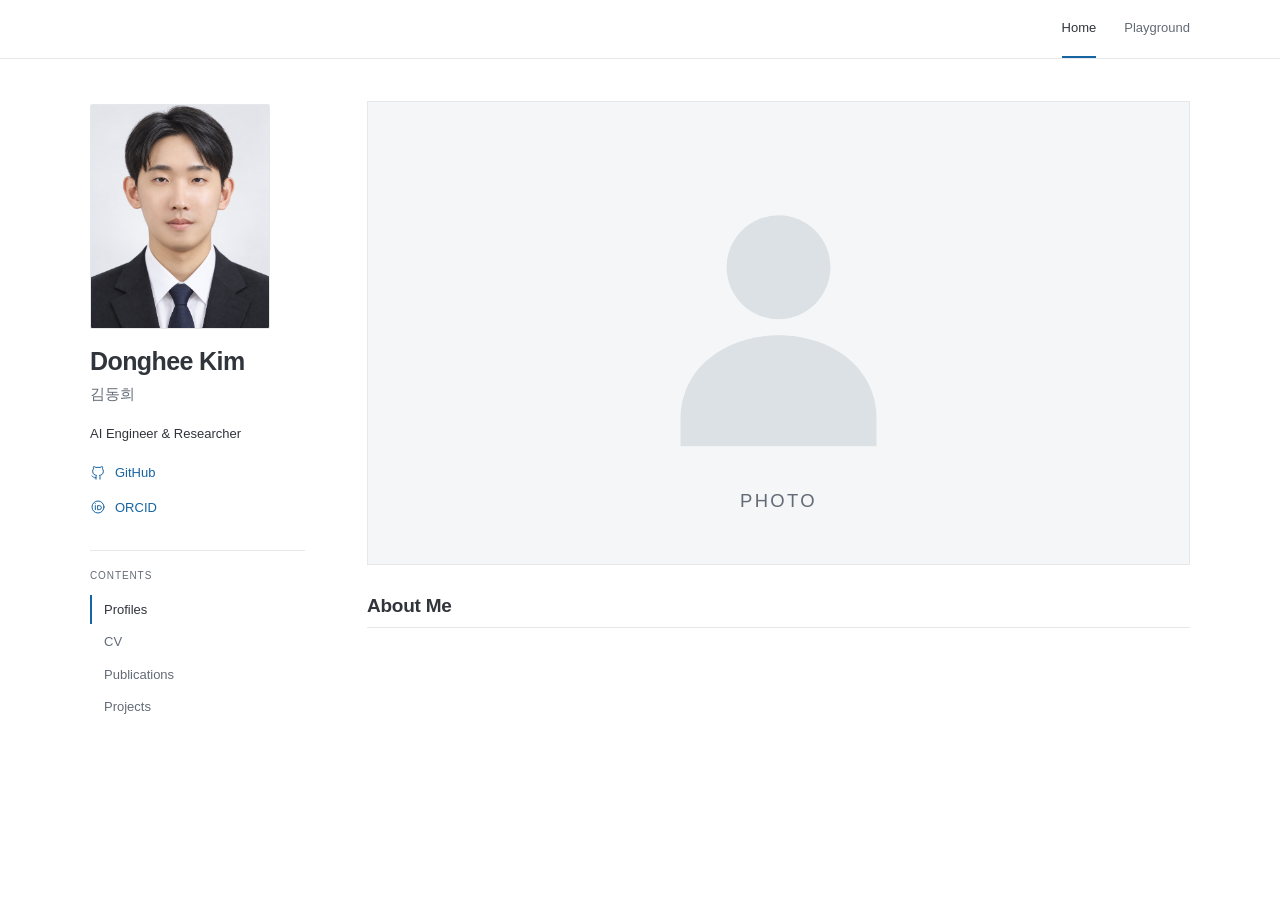
<file: index.html>
<!DOCTYPE html>
<html lang="en">
<head>
  <meta charset="utf-8">
  <meta name="viewport" content="width=device-width, initial-scale=1">
  <meta name="description" content="Donghee Kim — AI Engineer &amp; Researcher.">
  <meta name="robots" content="noindex, nofollow, noarchive">
  <meta name="theme-color" content="#ffffff">
  <title>Profiles — Donghee Kim</title>
  <link rel="icon" href="favicon.svg" type="image/svg+xml">
  <link rel="stylesheet" href="styles.css?v=profile-photo-about-1">
  <script src="legacy-routes.js" defer></script>
</head>
<body>
  <a class="skip-link" href="#main">Skip to content</a>
  <header class="site-header">
    <nav class="navigation" aria-label="Main navigation">
      <a href="index.html" aria-current="true">Home</a>
      <a href="playground.html">Playground</a>
    </nav>
  </header>
  <div class="academic-layout">
    <aside class="profile" aria-label="Profile and contents">
      <img class="profile-photo" src="assets/profile-photo.png" alt="Donghee Kim" width="180" height="225">
      <h1>Donghee Kim</h1>
      <p class="name-ko" lang="ko">김동희</p>
      <p class="profile-role">AI Engineer &amp; Researcher</p>
      <ul class="profile-links">
        <li><a href="https://github.com/DHKim327" target="_blank" rel="noreferrer"><svg viewBox="0 0 24 24" aria-hidden="true"><path d="M9 19c-4.3 1.3-4.3-2.2-6-2.7m12 5v-3.4c.1-.9-.3-1.8-.8-2.4 2.8-.3 5.8-1.4 5.8-6.3a4.9 4.9 0 0 0-1.3-3.4 4.5 4.5 0 0 0-.1-3.4S17.5 2.1 15 3.8a12.1 12.1 0 0 0-6 0C6.5 2.1 5.4 2.4 5.4 2.4A4.5 4.5 0 0 0 5.3 5.8 4.9 4.9 0 0 0 4 9.2c0 4.9 3 6 5.8 6.3-.5.6-.9 1.5-.8 2.4v3.4"/></svg>GitHub</a></li>
        <li><a href="https://orcid.org/0009-0005-2941-5220" target="_blank" rel="noreferrer"><svg viewBox="0 0 24 24" aria-hidden="true"><circle cx="12" cy="12" r="9"/><path d="M8 10v6m0-9v.1m4 2.9h2a3 3 0 0 1 0 6h-2z"/></svg>ORCID</a></li>
      </ul>
      <nav class="contents-nav" aria-labelledby="contents-label">
        <p class="contents-label" id="contents-label">Contents</p>
        <ul>
          <li><a href="index.html" aria-current="page">Profiles</a></li>
          <li><a href="cv.html">CV</a></li>
          <li><a href="publications.html">Publications</a></li>
          <li><a href="projects.html">Projects</a></li>
        </ul>
      </nav>
    </aside>
    <main id="main" tabindex="-1">
      <div class="page-content">
      <div class="profile-overview">
        <figure class="profile-portrait">
          <img src="assets/profile-photo.svg" alt="Photo placeholder" width="960" height="540">
        </figure>
        <section id="profiles" class="profiles-section" aria-labelledby="profiles-title">
          <h2 id="profiles-title">About Me</h2>
        </section>
      </div>
      </div>
    </main>
  </div>
</body>
</html>
</file>
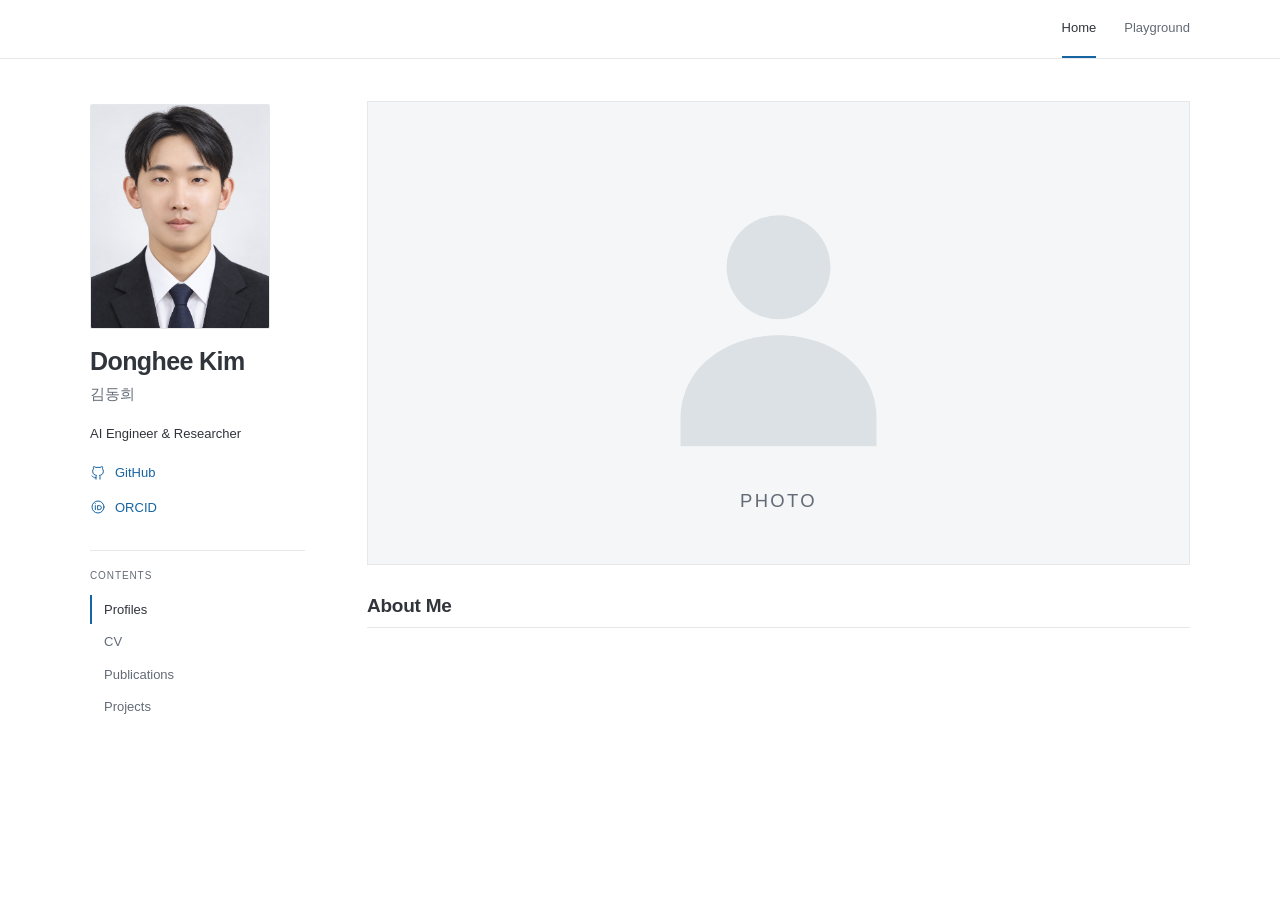
<file: about.html>
<!DOCTYPE html>
<html lang="en">
<head>
  <meta charset="utf-8">
  <meta name="viewport" content="width=device-width, initial-scale=1">
  <meta name="robots" content="noindex, nofollow, noarchive">
  <title>Donghee Kim</title>
  <meta http-equiv="refresh" content="0; url=index.html#profiles">
</head>
<body><p>Continue to <a href="index.html#profiles">Donghee Kim’s website</a>.</p></body>
</html>
</file>
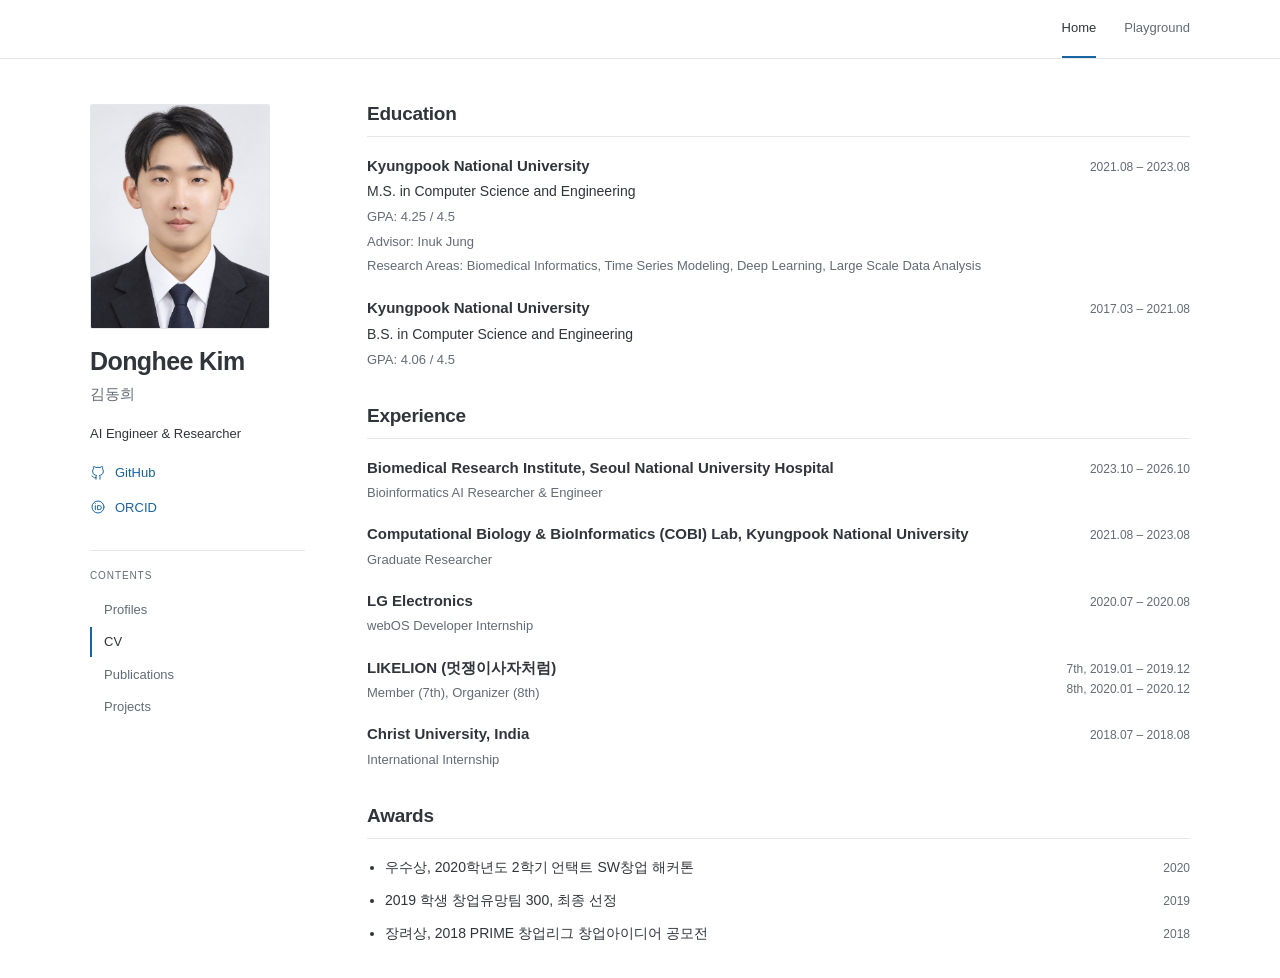
<file: cv.html>
<!DOCTYPE html>
<html lang="en">
<head>
  <meta charset="utf-8">
  <meta name="viewport" content="width=device-width, initial-scale=1">
  <meta name="description" content="Donghee Kim — Education, experience, and awards.">
  <meta name="robots" content="noindex, nofollow, noarchive">
  <meta name="theme-color" content="#ffffff">
  <title>CV — Donghee Kim</title>
  <link rel="icon" href="favicon.svg" type="image/svg+xml">
  <link rel="stylesheet" href="styles.css?v=awards-1">
  <script src="legacy-routes.js" defer></script>
</head>
<body>
  <a class="skip-link" href="#main">Skip to content</a>
  <header class="site-header">
    <nav class="navigation" aria-label="Main navigation">
      <a href="index.html" aria-current="true">Home</a>
      <a href="playground.html">Playground</a>
    </nav>
  </header>
  <div class="academic-layout">
    <aside class="profile" aria-label="Profile and contents">
      <img class="profile-photo" src="assets/profile-photo.png" alt="Donghee Kim" width="180" height="225">
      <h1>Donghee Kim</h1>
      <p class="name-ko" lang="ko">김동희</p>
      <p class="profile-role">AI Engineer &amp; Researcher</p>
      <ul class="profile-links">
        <li><a href="https://github.com/DHKim327" target="_blank" rel="noreferrer"><svg viewBox="0 0 24 24" aria-hidden="true"><path d="M9 19c-4.3 1.3-4.3-2.2-6-2.7m12 5v-3.4c.1-.9-.3-1.8-.8-2.4 2.8-.3 5.8-1.4 5.8-6.3a4.9 4.9 0 0 0-1.3-3.4 4.5 4.5 0 0 0-.1-3.4S17.5 2.1 15 3.8a12.1 12.1 0 0 0-6 0C6.5 2.1 5.4 2.4 5.4 2.4A4.5 4.5 0 0 0 5.3 5.8 4.9 4.9 0 0 0 4 9.2c0 4.9 3 6 5.8 6.3-.5.6-.9 1.5-.8 2.4v3.4"/></svg>GitHub</a></li>
        <li><a href="https://orcid.org/0009-0005-2941-5220" target="_blank" rel="noreferrer"><svg viewBox="0 0 24 24" aria-hidden="true"><circle cx="12" cy="12" r="9"/><path d="M8 10v6m0-9v.1m4 2.9h2a3 3 0 0 1 0 6h-2z"/></svg>ORCID</a></li>
      </ul>
      <nav class="contents-nav" aria-labelledby="contents-label">
        <p class="contents-label" id="contents-label">Contents</p>
        <ul>
          <li><a href="index.html">Profiles</a></li>
          <li><a href="cv.html" aria-current="page">CV</a></li>
          <li><a href="publications.html">Publications</a></li>
          <li><a href="projects.html">Projects</a></li>
        </ul>
      </nav>
    </aside>
    <main id="main" tabindex="-1">
      <div class="page-content">
      <section id="education" aria-labelledby="education-title">
        <h2 id="education-title">Education</h2>
        <div class="cv-entry">
          <div class="entry-heading"><h3>Kyungpook National University</h3><span class="entry-date"><time datetime="2021-08">2021.08</time> – <time datetime="2023-08">2023.08</time></span></div>
          <p>M.S. in Computer Science and Engineering</p>
          <p class="entry-detail">GPA: 4.25 / 4.5</p>
          <p class="entry-detail">Advisor: Inuk Jung</p>
          <p class="entry-detail">Research Areas: Biomedical Informatics, Time Series Modeling, Deep Learning, Large Scale Data Analysis</p>
        </div>
        <div class="cv-entry">
          <div class="entry-heading"><h3>Kyungpook National University</h3><span class="entry-date"><time datetime="2017-03">2017.03</time> – <time datetime="2021-08">2021.08</time></span></div>
          <p>B.S. in Computer Science and Engineering</p>
          <p class="entry-detail">GPA: 4.06 / 4.5</p>
        </div>
      </section>

      <section id="appointment" aria-labelledby="experience-title">
        <h2 id="experience-title">Experience</h2>
        <div class="cv-entry" id="snuh">
          <div class="entry-heading">
            <div class="experience-description">
              <h3>Biomedical Research Institute, Seoul National University Hospital</h3>
              <p class="entry-role">Bioinformatics AI Researcher &amp; Engineer</p>
            </div>
            <span class="entry-date"><time datetime="2023-10">2023.10</time> – <time datetime="2026-10">2026.10</time></span>
          </div>
        </div>
        <div class="cv-entry" id="cobi-lab">
          <div class="entry-heading">
            <div class="experience-description">
              <h3>Computational Biology &amp; BioInformatics (COBI) Lab, Kyungpook National University</h3>
              <p class="entry-role">Graduate Researcher</p>
            </div>
            <span class="entry-date"><time datetime="2021-08">2021.08</time> – <time datetime="2023-08">2023.08</time></span>
          </div>
        </div>
        <div id="activities">
          <div class="cv-entry" id="lg-webos">
            <div class="entry-heading">
              <div class="experience-description">
                <h3>LG Electronics</h3>
                <p class="entry-role">webOS Developer Internship</p>
              </div>
              <span class="entry-date"><time datetime="2020-07-27">2020.07</time> – <time datetime="2020-08-28">2020.08</time></span>
            </div>
          </div>
          <div class="cv-entry" id="likelion">
            <div class="entry-heading">
              <div class="experience-description">
                <h3>LIKELION <span lang="ko">(멋쟁이사자처럼)</span></h3>
                <p class="entry-role">Member (7th), Organizer (8th)</p>
              </div>
              <div class="entry-periods">
                <span class="entry-date">7th, <time datetime="2019-01-01">2019.01</time> – <time datetime="2019-12-31">2019.12</time></span>
                <span class="entry-date">8th, <time datetime="2020-01">2020.01</time> – <time datetime="2020-12">2020.12</time></span>
              </div>
            </div>
          </div>
          <div class="cv-entry" id="christ-university">
            <div class="entry-heading">
              <div class="experience-description">
                <h3>Christ University, India</h3>
                <p class="entry-role">International Internship</p>
              </div>
              <span class="entry-date"><time datetime="2018-07-03">2018.07</time> – <time datetime="2018-08-03">2018.08</time></span>
            </div>
          </div>
        </div>
      </section>

      <section id="awards" class="awards-section" aria-labelledby="awards-title">
        <h2 id="awards-title">Awards</h2>
        <ul class="award-list" lang="ko">
          <li>
            <div class="award-entry">
              <span>우수상, 2020학년도 2학기 언택트 SW창업 해커톤</span>
              <time class="entry-date" datetime="2020-09-28">2020</time>
            </div>
          </li>
          <li>
            <div class="award-entry">
              <span>2019 학생 창업유망팀 300, 최종 선정</span>
              <time class="entry-date" datetime="2019-08-22">2019</time>
            </div>
          </li>
          <li>
            <div class="award-entry">
              <span>장려상, 2018 PRIME 창업리그 창업아이디어 공모전</span>
              <time class="entry-date" datetime="2018-10-04">2018</time>
            </div>
          </li>
        </ul>
      </section>
      </div>
    </main>
  </div>
</body>
</html>
</file>
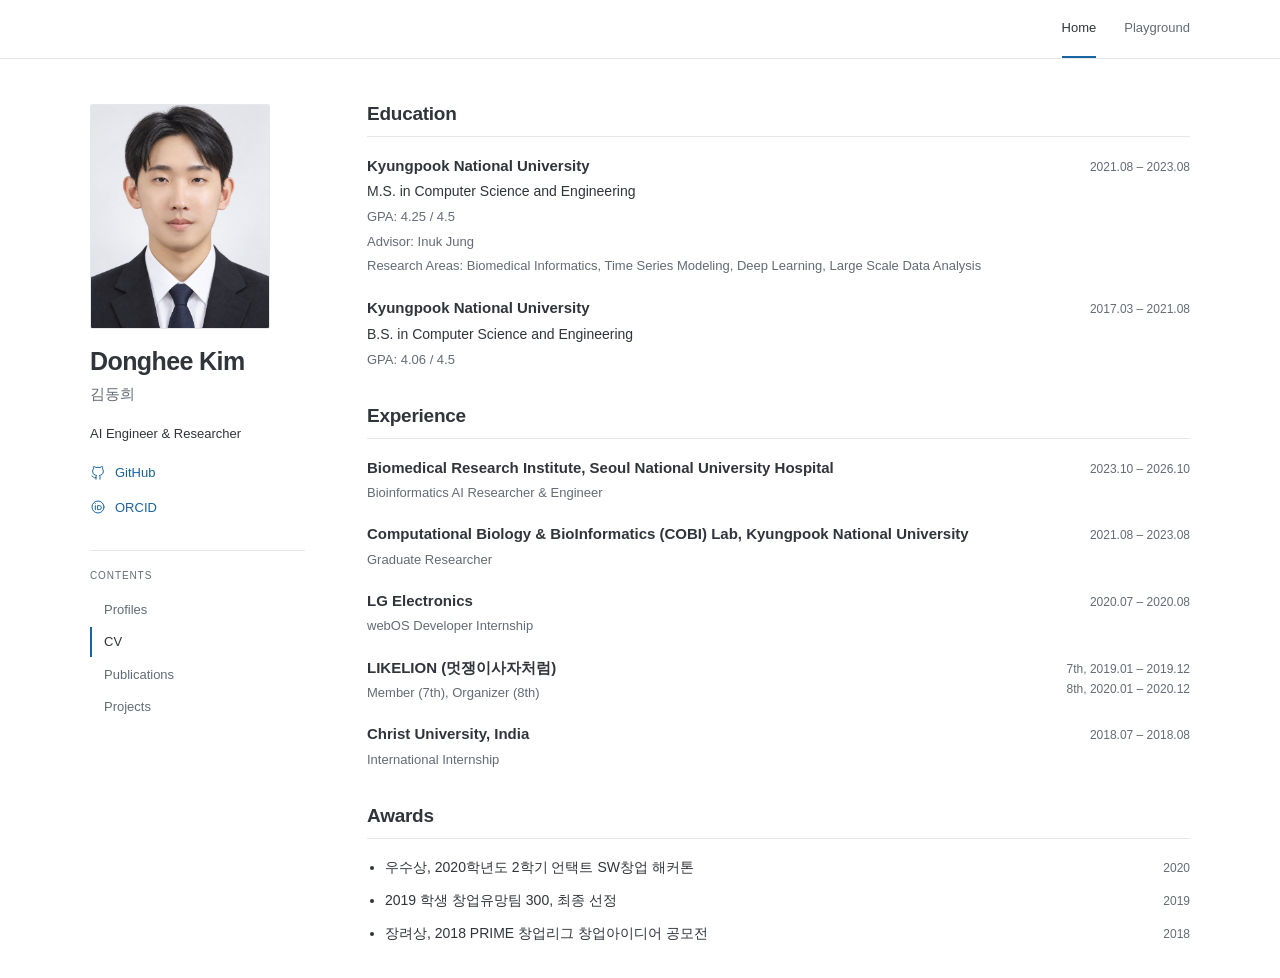
<file: education.html>
<!DOCTYPE html>
<html lang="en">
<head>
  <meta charset="utf-8">
  <meta name="viewport" content="width=device-width, initial-scale=1">
  <meta name="robots" content="noindex, nofollow, noarchive">
  <title>Donghee Kim</title>
  <script>
    (() => {
      const destinations = {
        "activities": "cv.html#activities"
      };
      const anchor = location.hash.slice(1);
      location.replace(Object.hasOwn(destinations, anchor) ? destinations[anchor] : "cv.html#education");
    })();
  </script>
  <noscript><meta http-equiv="refresh" content="0; url=cv.html#education"></noscript>
</head>
<body><p>Continue to <a href="cv.html#education">Donghee Kim’s website</a>.</p></body>
</html>
</file>
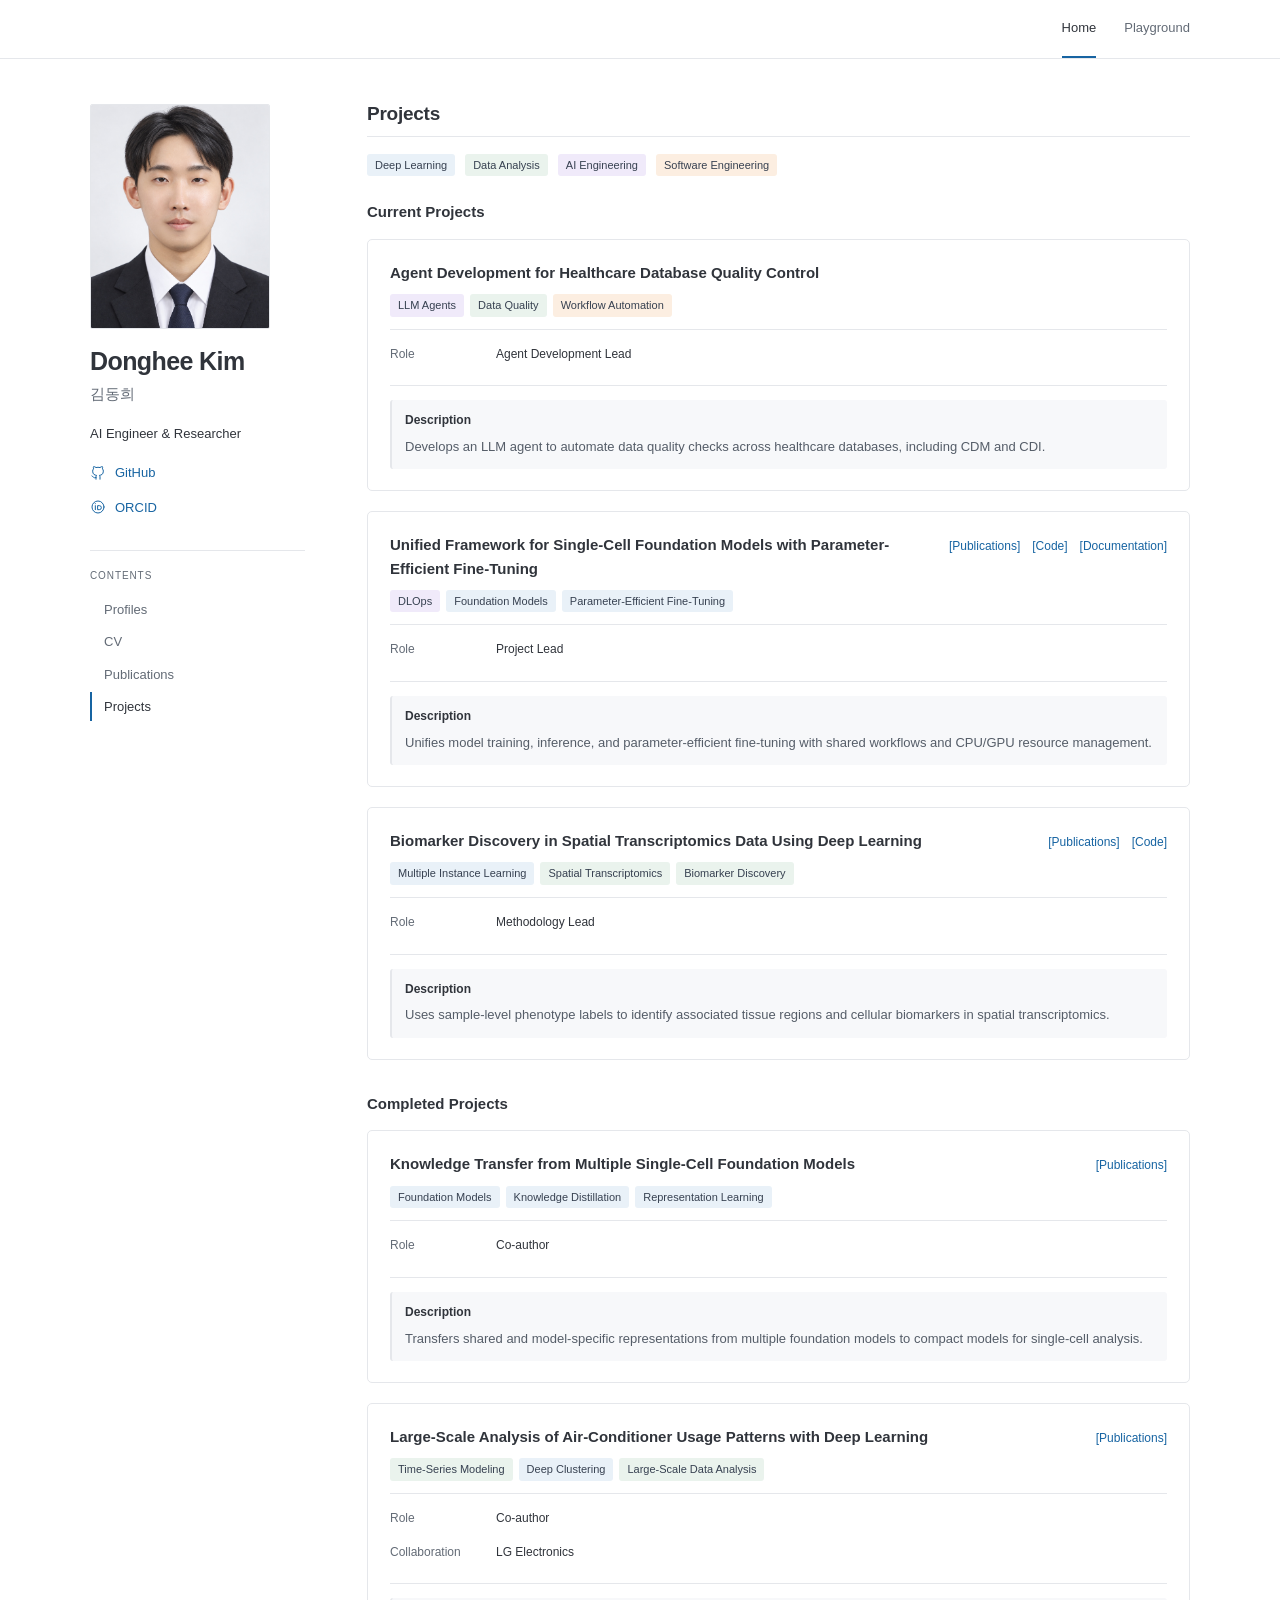
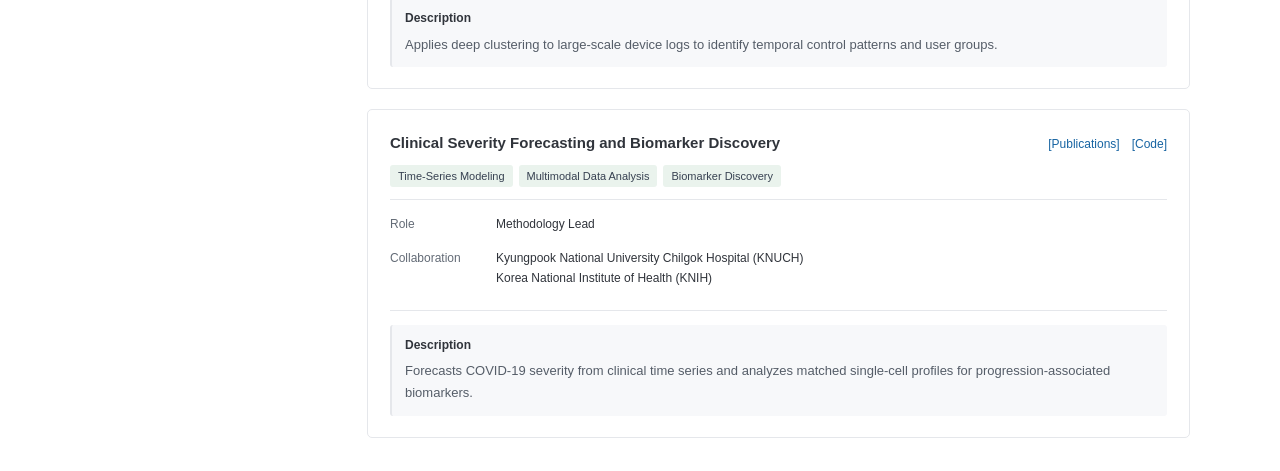
<file: experience.html>
<!DOCTYPE html>
<html lang="en">
<head>
  <meta charset="utf-8">
  <meta name="viewport" content="width=device-width, initial-scale=1">
  <meta name="robots" content="noindex, nofollow, noarchive">
  <title>Donghee Kim</title>
  <script>
    (() => {
      const destinations = {
        "scunify": "projects.html#scunify",
        "sphot": "projects.html#sphot",
        "covsf": "projects.html#covsf",
        "ac-patterns": "projects.html#ac-patterns",
        "projects": "projects.html#projects",
        "appointment": "cv.html#appointment"
      };
      const anchor = location.hash.slice(1);
      location.replace(Object.hasOwn(destinations, anchor) ? destinations[anchor] : "projects.html#projects");
    })();
  </script>
  <noscript><meta http-equiv="refresh" content="0; url=projects.html#projects"></noscript>
</head>
<body><p>Continue to <a href="projects.html#projects">Donghee Kim’s website</a>.</p></body>
</html>
</file>
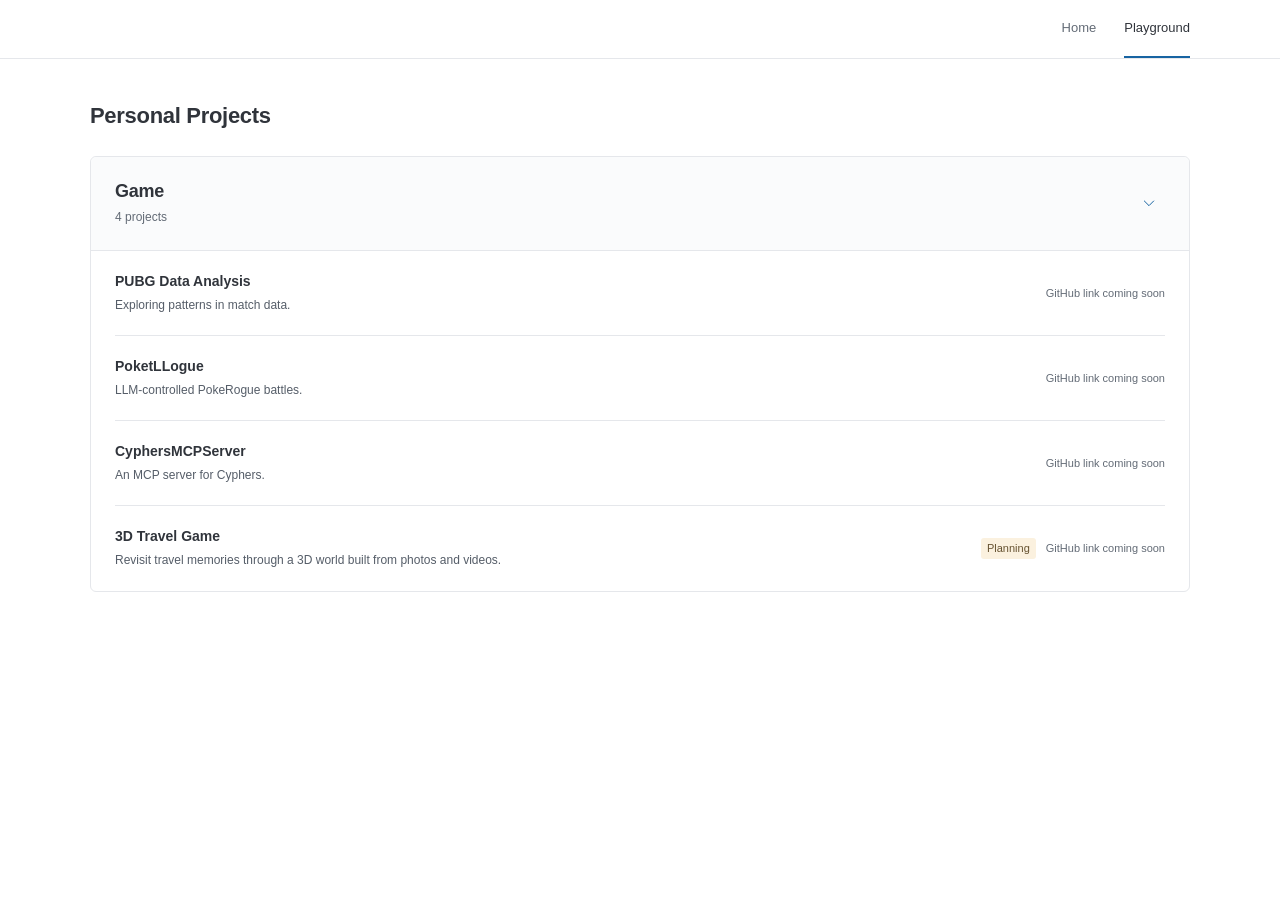
<file: playground.html>
<!DOCTYPE html>
<html lang="en">
<head>
  <meta charset="utf-8">
  <meta name="viewport" content="width=device-width, initial-scale=1">
  <meta name="description" content="Donghee Kim — Personal projects and experiments.">
  <meta name="robots" content="noindex, nofollow, noarchive">
  <meta name="theme-color" content="#ffffff">
  <title>Personal Projects — Donghee Kim</title>
  <link rel="icon" href="favicon.svg" type="image/svg+xml">
  <link rel="stylesheet" href="styles.css?v=playground-game-card-3">
  <script src="legacy-routes.js" defer></script>
</head>
<body>
  <a class="skip-link" href="#main">Skip to content</a>
  <header class="site-header">
    <nav class="navigation" aria-label="Main navigation">
      <a href="index.html">Home</a>
      <a href="playground.html" aria-current="page">Playground</a>
    </nav>
  </header>
  <main id="main" class="playground-layout" tabindex="-1">
    <h1 id="personal-projects-title" class="playground-title">Personal Projects</h1>
    <div id="playground">
      <details class="playground-card" id="game" open>
        <summary>
          <div class="playground-category-label">
            <h2 class="playground-category-title">Game</h2>
            <span class="playground-category-count">4 projects</span>
          </div>
          <span class="playground-category-arrow" aria-hidden="true">
            <svg viewBox="0 0 24 24" fill="none"><path d="m9 5 7 7-7 7" /></svg>
          </span>
        </summary>
        <ul class="playground-projects">
          <li id="pubg-analysis">
            <h3>PUBG Data Analysis</h3>
            <p>Exploring patterns in match data.</p>
            <div class="playground-project-meta">
              <span class="playground-github-pending">GitHub link coming soon</span>
            </div>
          </li>
          <li id="poketllogue">
            <h3>PoketLLogue</h3>
            <p>LLM-controlled PokeRogue battles.</p>
            <div class="playground-project-meta">
              <span class="playground-github-pending">GitHub link coming soon</span>
            </div>
          </li>
          <li id="cyphers-mcp-server">
            <h3>CyphersMCPServer</h3>
            <p>An MCP server for Cyphers.</p>
            <div class="playground-project-meta">
              <span class="playground-github-pending">GitHub link coming soon</span>
            </div>
          </li>
          <li id="travel-game">
            <h3>3D Travel Game</h3>
            <p>Revisit travel memories through a 3D world built from photos and videos.</p>
            <div class="playground-project-meta">
              <span class="playground-planning">Planning</span>
              <span class="playground-github-pending">GitHub link coming soon</span>
            </div>
          </li>
        </ul>
      </details>
    </div>
  </main>
</body>
</html>
</file>
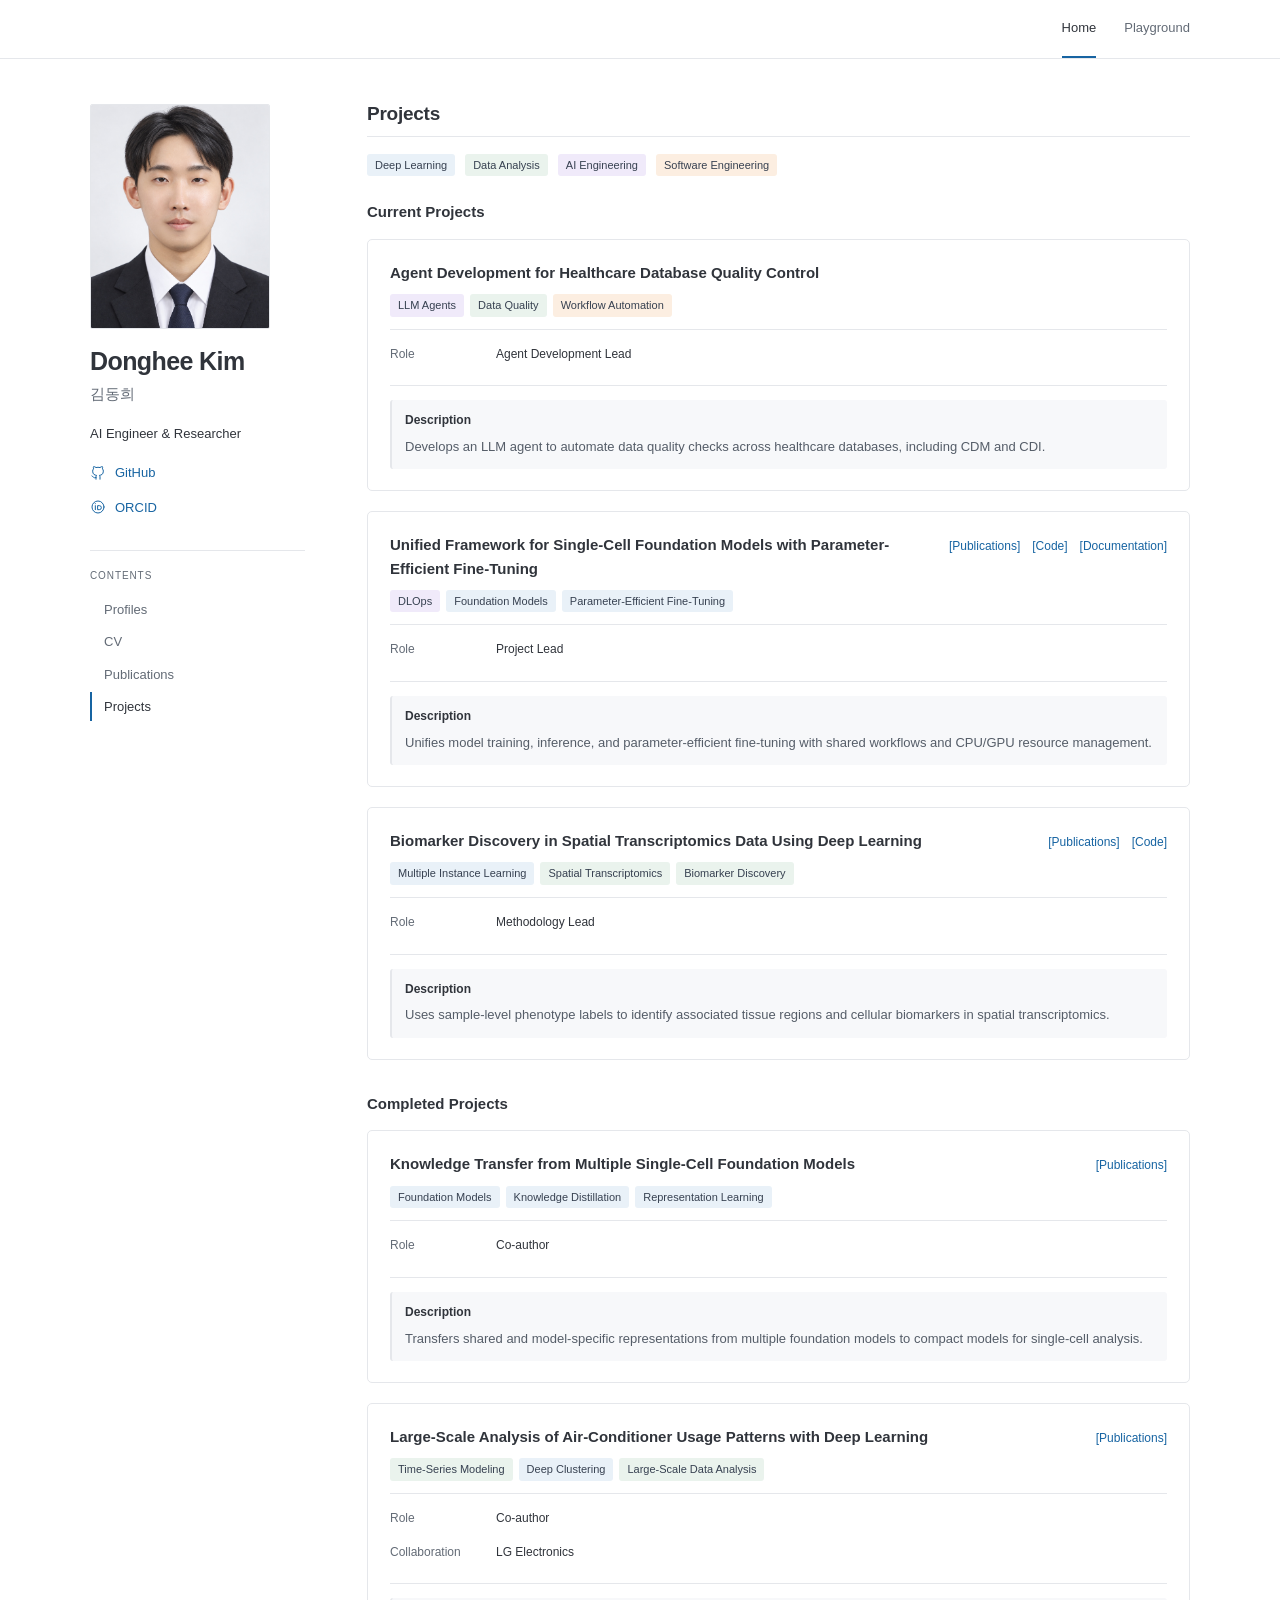
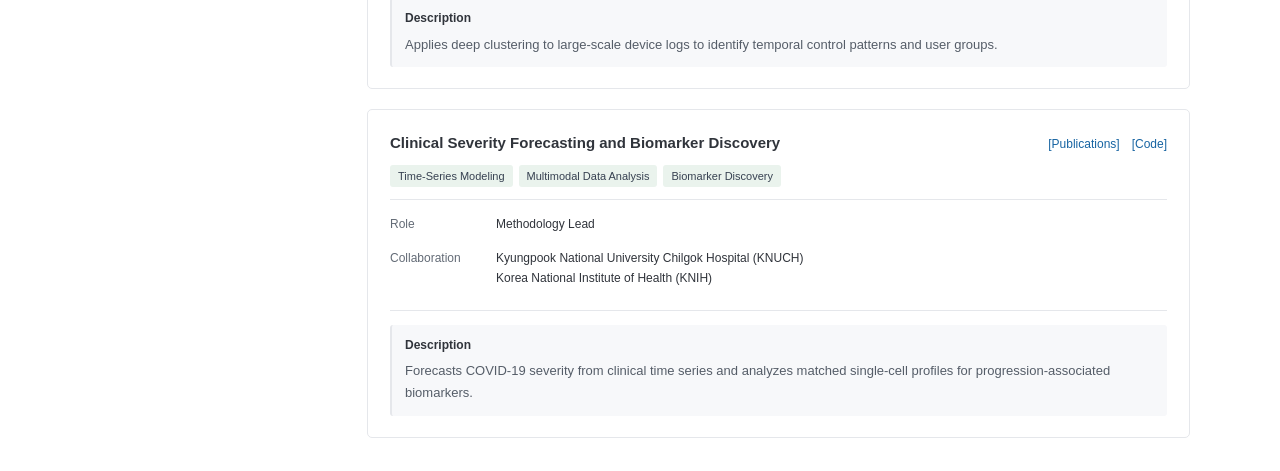
<file: projects.html>
<!DOCTYPE html>
<html lang="en">
<head>
  <meta charset="utf-8">
  <meta name="viewport" content="width=device-width, initial-scale=1">
  <meta name="description" content="Donghee Kim — Research and engineering projects, contributions, and methods.">
  <meta name="robots" content="noindex, nofollow, noarchive">
  <meta name="theme-color" content="#ffffff">
  <title>Projects — Donghee Kim</title>
  <link rel="icon" href="favicon.svg" type="image/svg+xml">
  <link rel="stylesheet" href="styles.css?v=project-header-links-1">
  <script src="legacy-routes.js" defer></script>
</head>
<body>
  <a class="skip-link" href="#main">Skip to content</a>
  <header class="site-header">
    <nav class="navigation" aria-label="Main navigation">
      <a href="index.html" aria-current="true">Home</a>
      <a href="playground.html">Playground</a>
    </nav>
  </header>
  <div class="academic-layout">
    <aside class="profile" aria-label="Profile and contents">
      <img class="profile-photo" src="assets/profile-photo.png" alt="Donghee Kim" width="180" height="225">
      <h1>Donghee Kim</h1>
      <p class="name-ko" lang="ko">김동희</p>
      <p class="profile-role">AI Engineer &amp; Researcher</p>
      <ul class="profile-links">
        <li><a href="https://github.com/DHKim327" target="_blank" rel="noreferrer"><svg viewBox="0 0 24 24" aria-hidden="true"><path d="M9 19c-4.3 1.3-4.3-2.2-6-2.7m12 5v-3.4c.1-.9-.3-1.8-.8-2.4 2.8-.3 5.8-1.4 5.8-6.3a4.9 4.9 0 0 0-1.3-3.4 4.5 4.5 0 0 0-.1-3.4S17.5 2.1 15 3.8a12.1 12.1 0 0 0-6 0C6.5 2.1 5.4 2.4 5.4 2.4A4.5 4.5 0 0 0 5.3 5.8 4.9 4.9 0 0 0 4 9.2c0 4.9 3 6 5.8 6.3-.5.6-.9 1.5-.8 2.4v3.4"/></svg>GitHub</a></li>
        <li><a href="https://orcid.org/0009-0005-2941-5220" target="_blank" rel="noreferrer"><svg viewBox="0 0 24 24" aria-hidden="true"><circle cx="12" cy="12" r="9"/><path d="M8 10v6m0-9v.1m4 2.9h2a3 3 0 0 1 0 6h-2z"/></svg>ORCID</a></li>
      </ul>
      <nav class="contents-nav" aria-labelledby="contents-label">
        <p class="contents-label" id="contents-label">Contents</p>
        <ul>
          <li><a href="index.html">Profiles</a></li>
          <li><a href="cv.html">CV</a></li>
          <li><a href="publications.html">Publications</a></li>
          <li><a href="projects.html" aria-current="page">Projects</a></li>
        </ul>
      </nav>
    </aside>
    <main id="main" tabindex="-1">
      <div class="page-content">
      <section id="projects" aria-labelledby="projects-title">
        <h2 id="projects-title">Projects</h2>
        <ul class="keyword-legend" aria-label="Keyword categories">
          <li class="keyword keyword-dl">Deep Learning</li>
          <li class="keyword keyword-analysis">Data Analysis</li>
          <li class="keyword keyword-ai">AI Engineering</li>
          <li class="keyword keyword-software">Software Engineering</li>
        </ul>
        <section class="project-group" id="current-projects" aria-labelledby="current-projects-title">
          <h3 class="project-group-heading" id="current-projects-title">Current Projects</h3>
          <div class="project-grid">
            <article class="project-entry project-card" id="qcagent" aria-labelledby="qcagent-title">
              <div class="project-heading">
                <h4 id="qcagent-title">Agent Development for Healthcare Database Quality Control</h4>
              </div>
              <ul class="project-keywords" aria-label="Keywords">
                <li class="keyword keyword-ai" title="AI Engineering" aria-label="LLM Agents, AI Engineering">LLM Agents</li>
                <li class="keyword keyword-analysis" title="Data Analysis" aria-label="Data Quality, Data Analysis">Data Quality</li>
                <li class="keyword keyword-software" title="Software Engineering" aria-label="Workflow Automation, Software Engineering">Workflow Automation</li>
              </ul>
              <dl class="project-meta">
                <div class="project-meta-row">
                  <dt>Role</dt>
                  <dd>Agent Development Lead</dd>
                </div>
              </dl>
              <hr class="project-divider">
              <div class="project-description">
                <strong class="project-description-label">Description</strong>
                <p>Develops an LLM agent to automate data quality checks across healthcare databases, including CDM and CDI.</p>
              </div>
            </article>

            <article class="project-entry project-card" id="scunify" aria-labelledby="scunify-title">
              <div class="project-heading">
                <h4 id="scunify-title">Unified Framework for Single-Cell Foundation Models with Parameter-Efficient Fine-Tuning</h4>
                <p class="project-links"><a href="publications.html#publication-scunify">[Publications]</a><a href="https://github.com/DHKim327/scUnify" target="_blank" rel="noreferrer">[Code]</a><a href="https://scunify.readthedocs.io/" target="_blank" rel="noreferrer">[Documentation]</a></p>
              </div>
              <ul class="project-keywords" aria-label="Keywords">
                <li class="keyword keyword-ai" title="AI Engineering" aria-label="DLOps, AI Engineering">DLOps</li>
                <li class="keyword keyword-dl" title="Deep Learning" aria-label="Foundation Models, Deep Learning">Foundation Models</li>
                <li class="keyword keyword-dl" title="Deep Learning" aria-label="Parameter-Efficient Fine-Tuning, Deep Learning">Parameter-Efficient Fine-Tuning</li>
              </ul>
              <dl class="project-meta">
                <div class="project-meta-row">
                  <dt>Role</dt>
                  <dd>Project Lead</dd>
                </div>
              </dl>
              <hr class="project-divider">
              <div class="project-description">
                <strong class="project-description-label">Description</strong>
                <p>Unifies model training, inference, and parameter-efficient fine-tuning with shared workflows and CPU/GPU resource management.</p>
              </div>
            </article>

            <article class="project-entry project-card" id="sphot" aria-labelledby="sphot-title">
              <div class="project-heading">
                <h4 id="sphot-title">Biomarker Discovery in Spatial Transcriptomics Data Using Deep Learning</h4>
                <p class="project-links"><a href="publications.html#publication-sphot">[Publications]</a><a href="https://github.com/DHKim327/spHOT" target="_blank" rel="noreferrer">[Code]</a></p>
              </div>
              <ul class="project-keywords" aria-label="Keywords">
                <li class="keyword keyword-dl" title="Deep Learning" aria-label="Multiple Instance Learning, Deep Learning">Multiple Instance Learning</li>
                <li class="keyword keyword-analysis" title="Data Analysis" aria-label="Spatial Transcriptomics, Data Analysis">Spatial Transcriptomics</li>
                <li class="keyword keyword-analysis" title="Data Analysis" aria-label="Biomarker Discovery, Data Analysis">Biomarker Discovery</li>
              </ul>
              <dl class="project-meta">
                <div class="project-meta-row">
                  <dt>Role</dt>
                  <dd>Methodology Lead</dd>
                </div>
              </dl>
              <hr class="project-divider">
              <div class="project-description">
                <strong class="project-description-label">Description</strong>
                <p>Uses sample-level phenotype labels to identify associated tissue regions and cellular biomarkers in spatial transcriptomics.</p>
              </div>
            </article>
          </div>
        </section>

        <section class="project-group" id="completed-projects" aria-labelledby="completed-projects-title">
          <h3 class="project-group-heading" id="completed-projects-title">Completed Projects</h3>
          <div class="project-grid">
            <article class="project-entry project-card" id="scdstl" aria-labelledby="scdstl-title">
              <div class="project-heading">
                <h4 id="scdstl-title">Knowledge Transfer from Multiple Single-Cell Foundation Models</h4>
                <p class="project-links"><a href="publications.html#publication-scdstl">[Publications]</a></p>
              </div>
              <ul class="project-keywords" aria-label="Keywords">
                <li class="keyword keyword-dl" title="Deep Learning" aria-label="Foundation Models, Deep Learning">Foundation Models</li>
                <li class="keyword keyword-dl" title="Deep Learning" aria-label="Knowledge Distillation, Deep Learning">Knowledge Distillation</li>
                <li class="keyword keyword-dl" title="Deep Learning" aria-label="Representation Learning, Deep Learning">Representation Learning</li>
              </ul>
              <dl class="project-meta">
                <div class="project-meta-row">
                  <dt>Role</dt>
                  <dd>Co-author</dd>
                </div>
              </dl>
              <hr class="project-divider">
              <div class="project-description">
                <strong class="project-description-label">Description</strong>
                <p>Transfers shared and model-specific representations from multiple foundation models to compact models for single-cell analysis.</p>
              </div>
            </article>

            <article class="project-entry project-card" id="ac-patterns" aria-labelledby="ac-patterns-title">
              <div class="project-heading">
                <h4 id="ac-patterns-title">Large-Scale Analysis of Air-Conditioner Usage Patterns with Deep Learning</h4>
                <p class="project-links"><a href="publications.html#publication-ac-patterns">[Publications]</a></p>
              </div>
              <ul class="project-keywords" aria-label="Keywords">
                <li class="keyword keyword-analysis" title="Data Analysis" aria-label="Time-Series Modeling, Data Analysis">Time-Series Modeling</li>
                <li class="keyword keyword-dl" title="Deep Learning" aria-label="Deep Clustering, Deep Learning">Deep Clustering</li>
                <li class="keyword keyword-analysis" title="Data Analysis" aria-label="Large-Scale Data Analysis, Data Analysis">Large-Scale Data Analysis</li>
              </ul>
              <dl class="project-meta">
                <div class="project-meta-row">
                  <dt>Role</dt>
                  <dd>Co-author</dd>
                </div>
                <div class="project-meta-row">
                  <dt>Collaboration</dt>
                  <dd>LG Electronics</dd>
                </div>
              </dl>
              <hr class="project-divider">
              <div class="project-description">
                <strong class="project-description-label">Description</strong>
                <p>Applies deep clustering to large-scale device logs to identify temporal control patterns and user groups.</p>
              </div>
            </article>

            <article class="project-entry project-card" id="covsf" aria-labelledby="covsf-title">
              <div class="project-heading">
                <h4 id="covsf-title">Clinical Severity Forecasting and Biomarker Discovery</h4>
                <p class="project-links"><a href="publications.html#publication-covsf">[Publications]</a><a href="https://github.com/cobi-git/CovSF" target="_blank" rel="noreferrer">[Code]</a></p>
              </div>
              <ul class="project-keywords" aria-label="Keywords">
                <li class="keyword keyword-analysis" title="Data Analysis" aria-label="Time-Series Modeling, Data Analysis">Time-Series Modeling</li>
                <li class="keyword keyword-analysis" title="Data Analysis" aria-label="Multimodal Data Analysis, Data Analysis">Multimodal Data Analysis</li>
                <li class="keyword keyword-analysis" title="Data Analysis" aria-label="Biomarker Discovery, Data Analysis">Biomarker Discovery</li>
              </ul>
              <dl class="project-meta">
                <div class="project-meta-row">
                  <dt>Role</dt>
                  <dd>Methodology Lead</dd>
                </div>
                <div class="project-meta-row">
                  <dt>Collaboration</dt>
                  <dd>
                    <span>Kyungpook National University Chilgok Hospital (KNUCH)</span>
                    <span>Korea National Institute of Health (KNIH)</span>
                  </dd>
                </div>
              </dl>
              <hr class="project-divider">
              <div class="project-description">
                <strong class="project-description-label">Description</strong>
                <p>Forecasts COVID-19 severity from clinical time series and analyzes matched single-cell profiles for progression-associated biomarkers.</p>
              </div>
            </article>
          </div>
        </section>
      </section>
      </div>
    </main>
  </div>
</body>
</html>
</file>
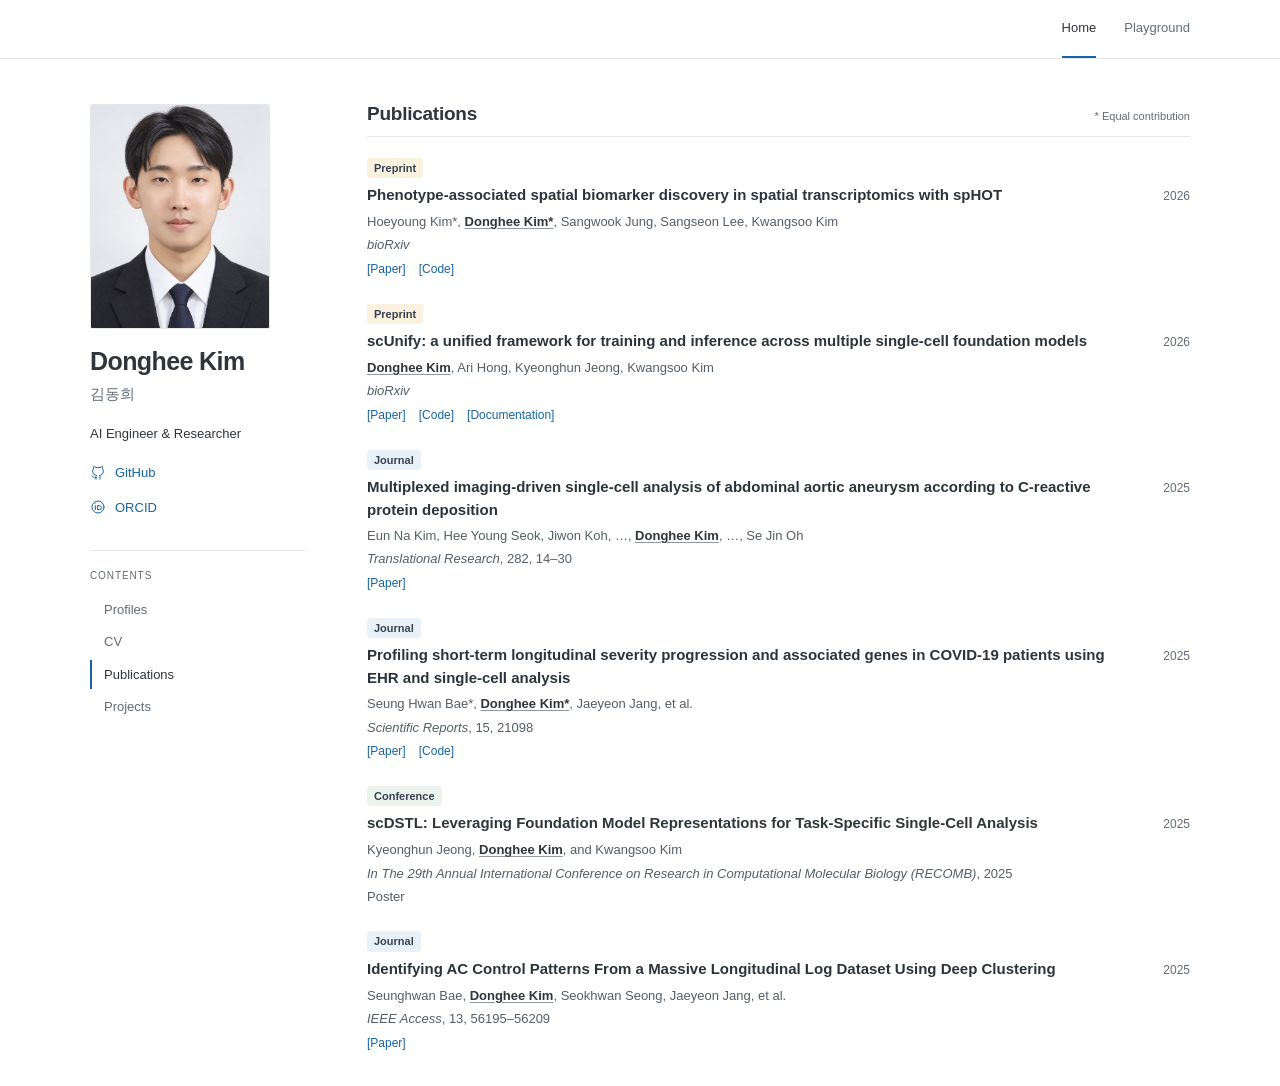
<file: publications.html>
<!DOCTYPE html>
<html lang="en">
<head>
  <meta charset="utf-8">
  <meta name="viewport" content="width=device-width, initial-scale=1">
  <meta name="description" content="Donghee Kim — Journal articles, conference presentations, and preprints.">
  <meta name="robots" content="noindex, nofollow, noarchive">
  <meta name="theme-color" content="#ffffff">
  <title>Publications — Donghee Kim</title>
  <link rel="icon" href="favicon.svg" type="image/svg+xml">
  <link rel="stylesheet" href="styles.css?v=publication-labels-1">
  <script src="legacy-routes.js" defer></script>
</head>
<body>
  <a class="skip-link" href="#main">Skip to content</a>
  <header class="site-header">
    <nav class="navigation" aria-label="Main navigation">
      <a href="index.html" aria-current="true">Home</a>
      <a href="playground.html">Playground</a>
    </nav>
  </header>
  <div class="academic-layout">
    <aside class="profile" aria-label="Profile and contents">
      <img class="profile-photo" src="assets/profile-photo.png" alt="Donghee Kim" width="180" height="225">
      <h1>Donghee Kim</h1>
      <p class="name-ko" lang="ko">김동희</p>
      <p class="profile-role">AI Engineer &amp; Researcher</p>
      <ul class="profile-links">
        <li><a href="https://github.com/DHKim327" target="_blank" rel="noreferrer"><svg viewBox="0 0 24 24" aria-hidden="true"><path d="M9 19c-4.3 1.3-4.3-2.2-6-2.7m12 5v-3.4c.1-.9-.3-1.8-.8-2.4 2.8-.3 5.8-1.4 5.8-6.3a4.9 4.9 0 0 0-1.3-3.4 4.5 4.5 0 0 0-.1-3.4S17.5 2.1 15 3.8a12.1 12.1 0 0 0-6 0C6.5 2.1 5.4 2.4 5.4 2.4A4.5 4.5 0 0 0 5.3 5.8 4.9 4.9 0 0 0 4 9.2c0 4.9 3 6 5.8 6.3-.5.6-.9 1.5-.8 2.4v3.4"/></svg>GitHub</a></li>
        <li><a href="https://orcid.org/0009-0005-2941-5220" target="_blank" rel="noreferrer"><svg viewBox="0 0 24 24" aria-hidden="true"><circle cx="12" cy="12" r="9"/><path d="M8 10v6m0-9v.1m4 2.9h2a3 3 0 0 1 0 6h-2z"/></svg>ORCID</a></li>
      </ul>
      <nav class="contents-nav" aria-labelledby="contents-label">
        <p class="contents-label" id="contents-label">Contents</p>
        <ul>
          <li><a href="index.html">Profiles</a></li>
          <li><a href="cv.html">CV</a></li>
          <li><a href="publications.html" aria-current="page">Publications</a></li>
          <li><a href="projects.html">Projects</a></li>
        </ul>
      </nav>
    </aside>
    <main id="main" tabindex="-1">
      <div class="page-content">
      <section id="publications" aria-labelledby="publications-title">
        <div class="section-heading"><h2 id="publications-title">Publications</h2><p class="section-note">* Equal contribution</p></div>
        <ol class="publication-list">
          <li class="publication" id="publication-sphot">
            <p class="publication-type publication-type-preprint">Preprint</p>
            <div class="publication-heading"><h3><a href="https://doi.org/10.64898/2026.08.11.744312" target="_blank" rel="noreferrer">Phenotype-associated spatial biomarker discovery in spatial transcriptomics with spHOT</a></h3><time datetime="2026">2026</time></div>
            <p class="authors">Hoeyoung Kim*, <strong>Donghee Kim*</strong>, Sangwook Jung, Sangseon Lee, Kwangsoo Kim</p>
            <p class="venue"><em>bioRxiv</em></p>
            <p class="paper-links"><a href="https://doi.org/10.64898/2026.08.11.744312" target="_blank" rel="noreferrer">[Paper]</a><a href="https://github.com/DHKim327/spHOT" target="_blank" rel="noreferrer">[Code]</a></p>
          </li>
          <li class="publication" id="publication-scunify">
            <p class="publication-type publication-type-preprint">Preprint</p>
            <div class="publication-heading"><h3><a href="https://doi.org/10.64898/2026.03.01.708392" target="_blank" rel="noreferrer">scUnify: a unified framework for training and inference across multiple single-cell foundation models</a></h3><time datetime="2026">2026</time></div>
            <p class="authors"><strong>Donghee Kim</strong>, Ari Hong, Kyeonghun Jeong, Kwangsoo Kim</p>
            <p class="venue"><em>bioRxiv</em></p>
            <p class="paper-links"><a href="https://doi.org/10.64898/2026.03.01.708392" target="_blank" rel="noreferrer">[Paper]</a><a href="https://github.com/DHKim327/scUnify" target="_blank" rel="noreferrer">[Code]</a><a href="https://scunify.readthedocs.io/" target="_blank" rel="noreferrer">[Documentation]</a></p>
          </li>
          <li class="publication" id="publication-aaa-imaging">
            <p class="publication-type publication-type-journal">Journal</p>
            <div class="publication-heading"><h3><a href="https://doi.org/10.1016/j.trsl.2025.05.008" target="_blank" rel="noreferrer">Multiplexed imaging-driven single-cell analysis of abdominal aortic aneurysm according to C-reactive protein deposition</a></h3><time datetime="2025">2025</time></div>
            <p class="authors">Eun Na Kim, Hee Young Seok, Jiwon Koh, …, <strong>Donghee Kim</strong>, …, Se Jin Oh</p>
            <p class="venue"><em>Translational Research</em>, 282, 14–30</p>
            <p class="paper-links"><a href="https://doi.org/10.1016/j.trsl.2025.05.008" target="_blank" rel="noreferrer">[Paper]</a></p>
          </li>
          <li class="publication" id="publication-covsf">
            <p class="publication-type publication-type-journal">Journal</p>
            <div class="publication-heading"><h3><a href="https://doi.org/10.1038/s41598-025-07793-x" target="_blank" rel="noreferrer">Profiling short-term longitudinal severity progression and associated genes in COVID-19 patients using EHR and single-cell analysis</a></h3><time datetime="2025">2025</time></div>
            <p class="authors">Seung Hwan Bae*, <strong>Donghee Kim*</strong>, Jaeyeon Jang, et al.</p>
            <p class="venue"><em>Scientific Reports</em>, 15, 21098</p>
            <p class="paper-links"><a href="https://doi.org/10.1038/s41598-025-07793-x" target="_blank" rel="noreferrer">[Paper]</a><a href="https://github.com/cobi-git/CovSF" target="_blank" rel="noreferrer">[Code]</a></p>
          </li>
          <li class="publication" id="publication-scdstl">
            <p class="publication-type publication-type-conference">Conference</p>
            <div class="publication-heading"><h3>scDSTL: Leveraging Foundation Model Representations for Task-Specific Single-Cell Analysis</h3><time datetime="2025">2025</time></div>
            <p class="authors">Kyeonghun Jeong, <strong>Donghee Kim</strong>, and Kwangsoo Kim</p>
            <p class="venue"><em>In The 29th Annual International Conference on Research in Computational Molecular Biology (RECOMB)</em>, 2025</p>
            <p class="venue">Poster</p>
          </li>
          <li class="publication" id="publication-ac-patterns">
            <p class="publication-type publication-type-journal">Journal</p>
            <div class="publication-heading"><h3><a href="https://doi.org/10.1109/ACCESS.2025.3554749" target="_blank" rel="noreferrer">Identifying AC Control Patterns From a Massive Longitudinal Log Dataset Using Deep Clustering</a></h3><time datetime="2025">2025</time></div>
            <p class="authors">Seunghwan Bae, <strong>Donghee Kim</strong>, Seokhwan Seong, Jaeyeon Jang, et al.</p>
            <p class="venue"><em>IEEE Access</em>, 13, 56195–56209</p>
            <p class="paper-links"><a href="https://doi.org/10.1109/ACCESS.2025.3554749" target="_blank" rel="noreferrer">[Paper]</a></p>
          </li>
        </ol>
      </section>
      </div>
    </main>
  </div>
</body>
</html>
</file>
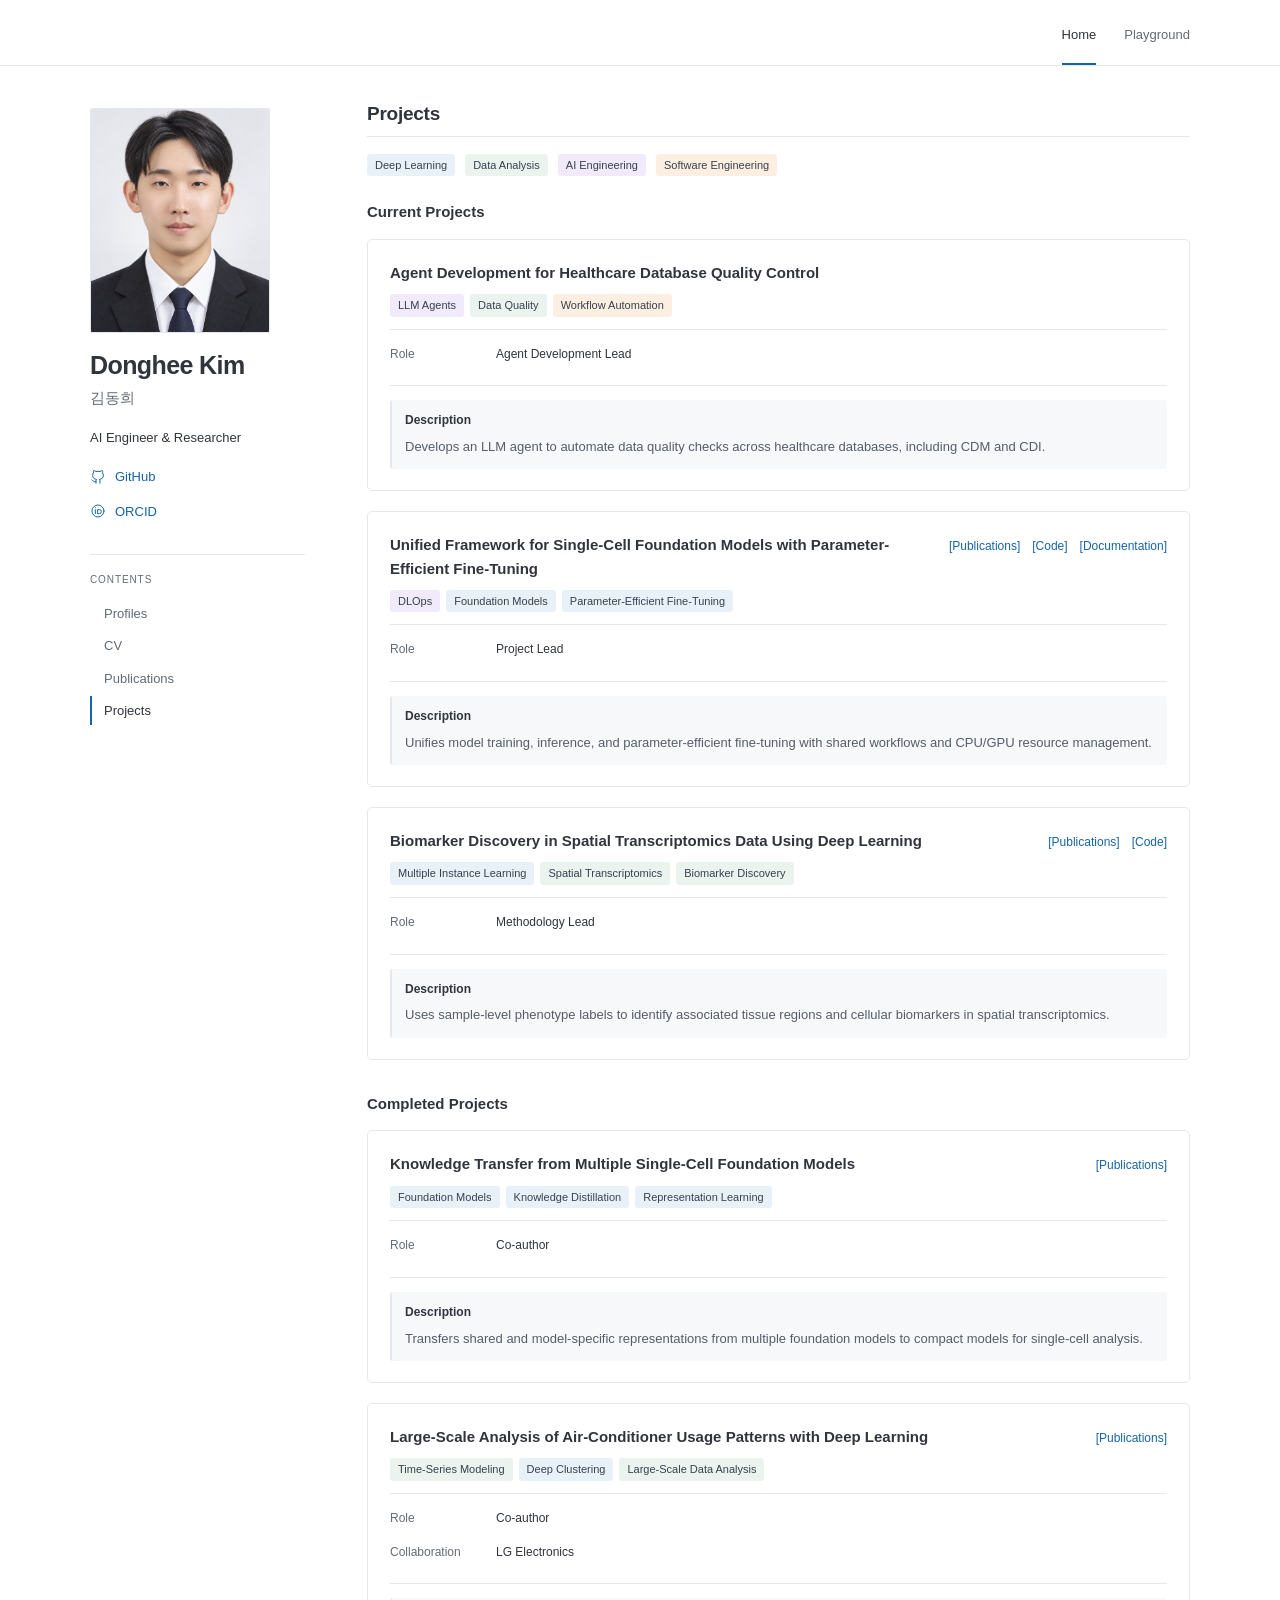
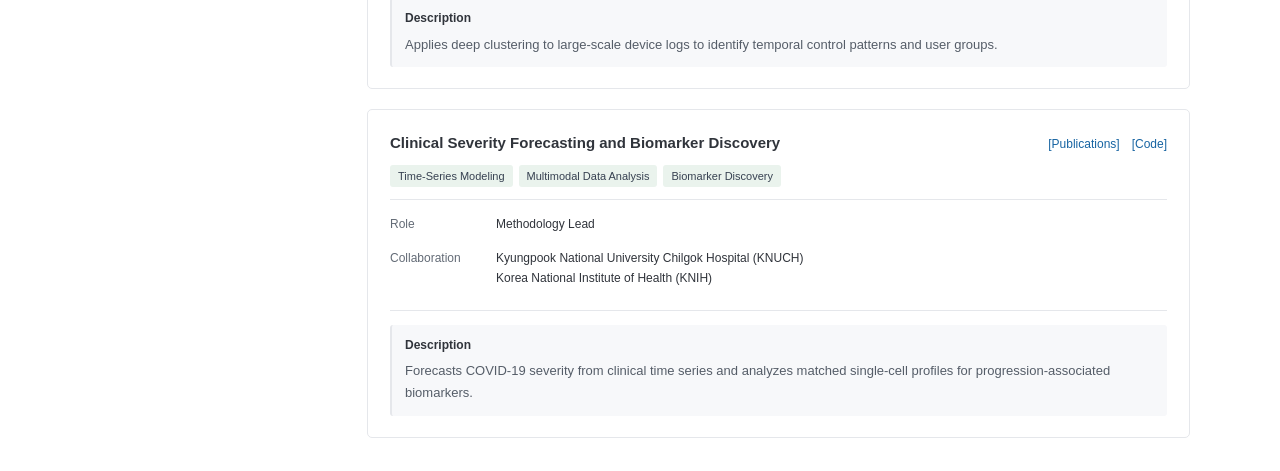
<file: notes/model-interfaces.html>
<!DOCTYPE html>
<html lang="en"><head><meta charset="utf-8"><meta name="viewport" content="width=device-width, initial-scale=1"><meta name="robots" content="noindex, nofollow, noarchive"><meta http-equiv="refresh" content="0; url=../projects.html#projects"><title>Donghee Kim</title></head><body><p>Continue to <a href="../projects.html#projects">Donghee Kim’s website</a>.</p></body></html>
</file>
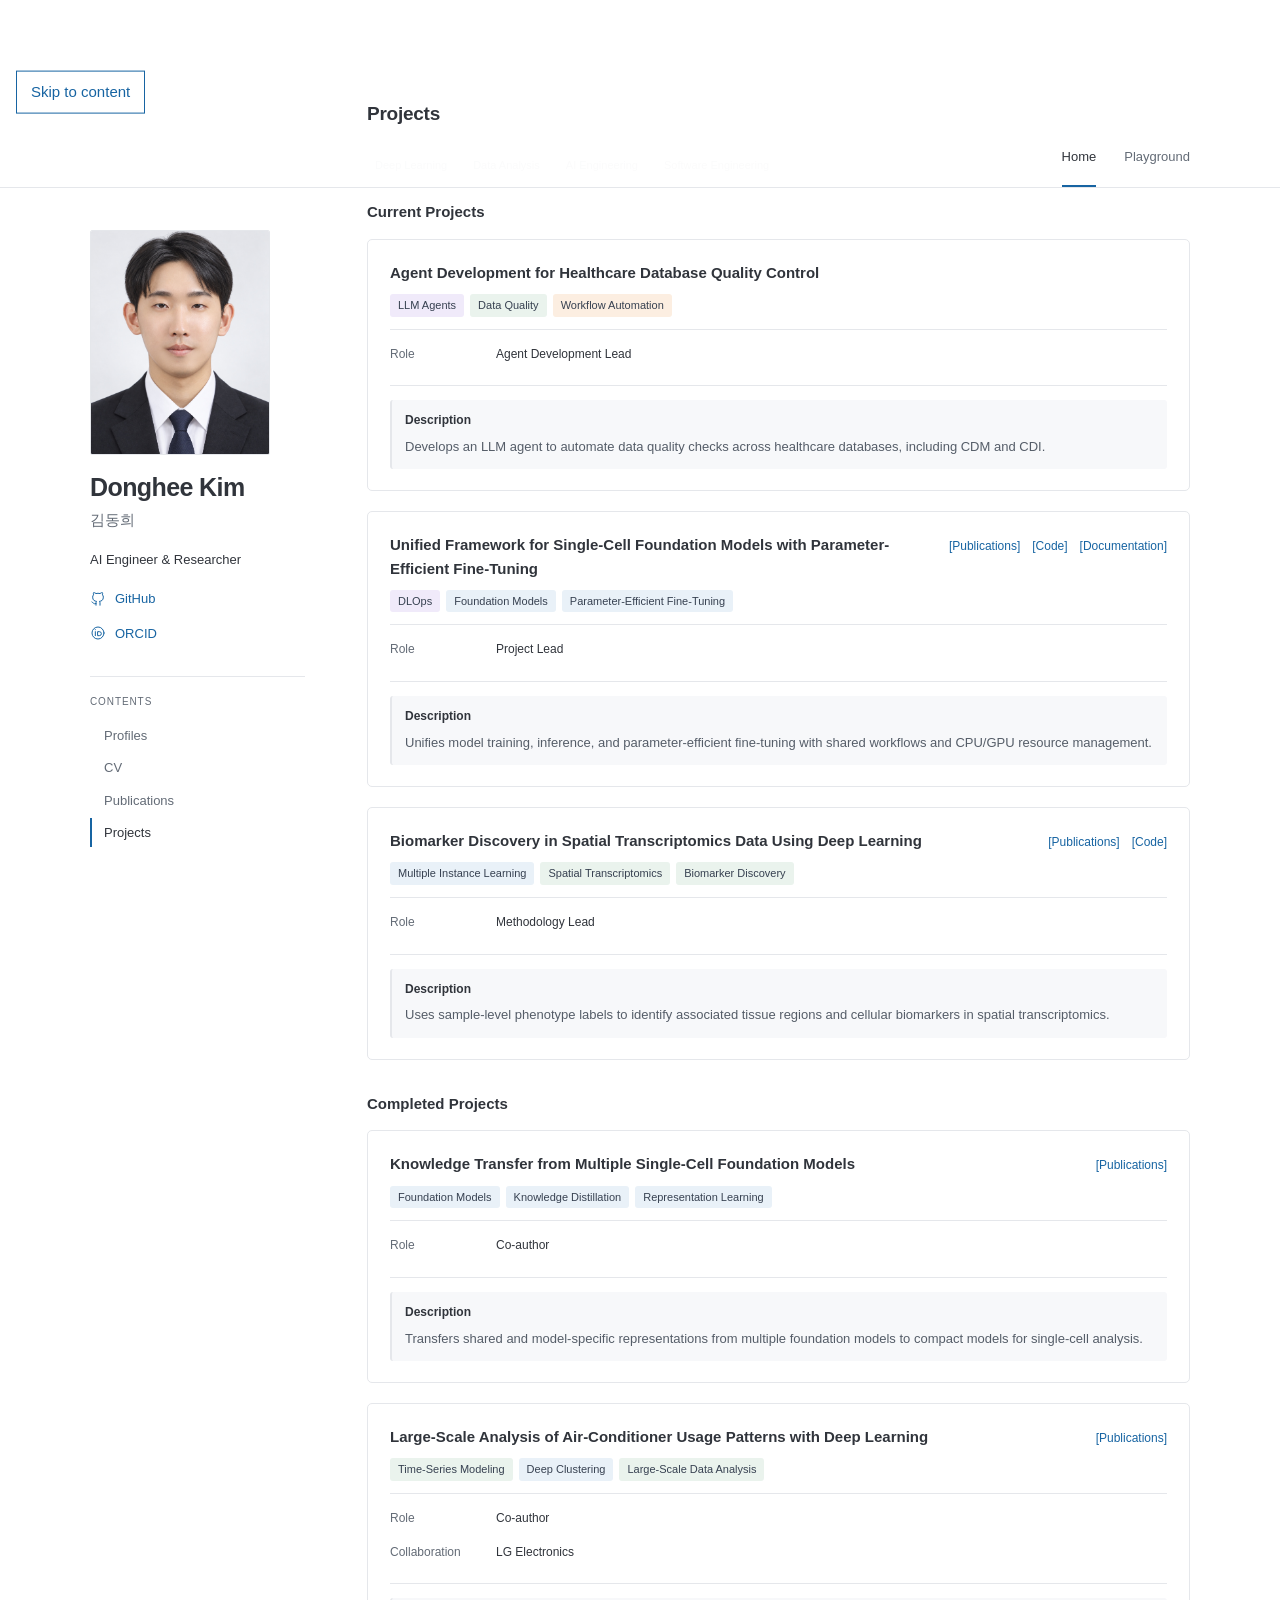
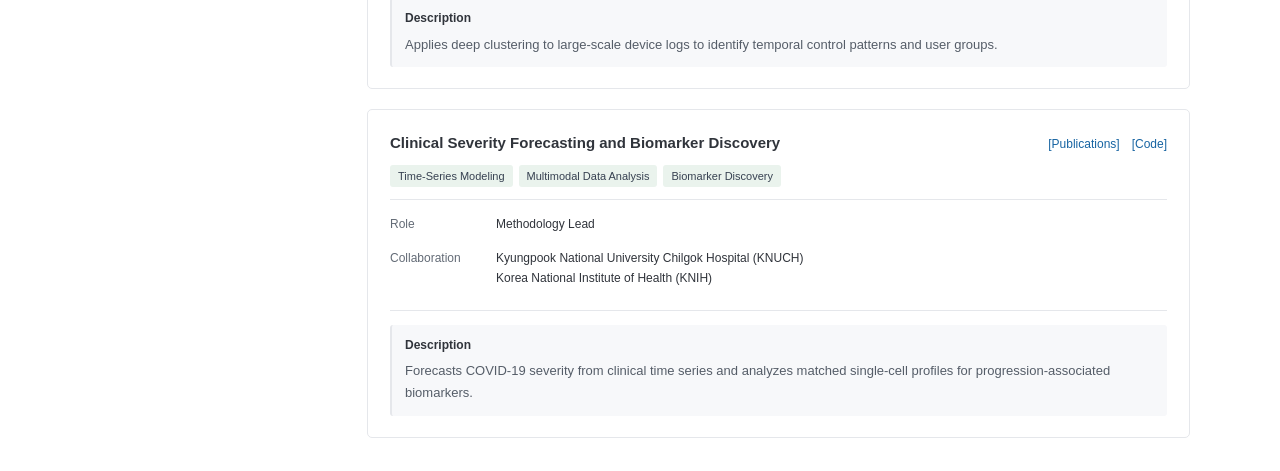
<file: work/qcagent.html>
<!DOCTYPE html>
<html lang="en"><head><meta charset="utf-8"><meta name="viewport" content="width=device-width, initial-scale=1"><meta name="robots" content="noindex, nofollow, noarchive"><meta http-equiv="refresh" content="0; url=../projects.html#qcagent"><title>Donghee Kim</title></head><body><p>Continue to <a href="../projects.html#qcagent">Donghee Kim’s website</a>.</p></body></html>
</file>
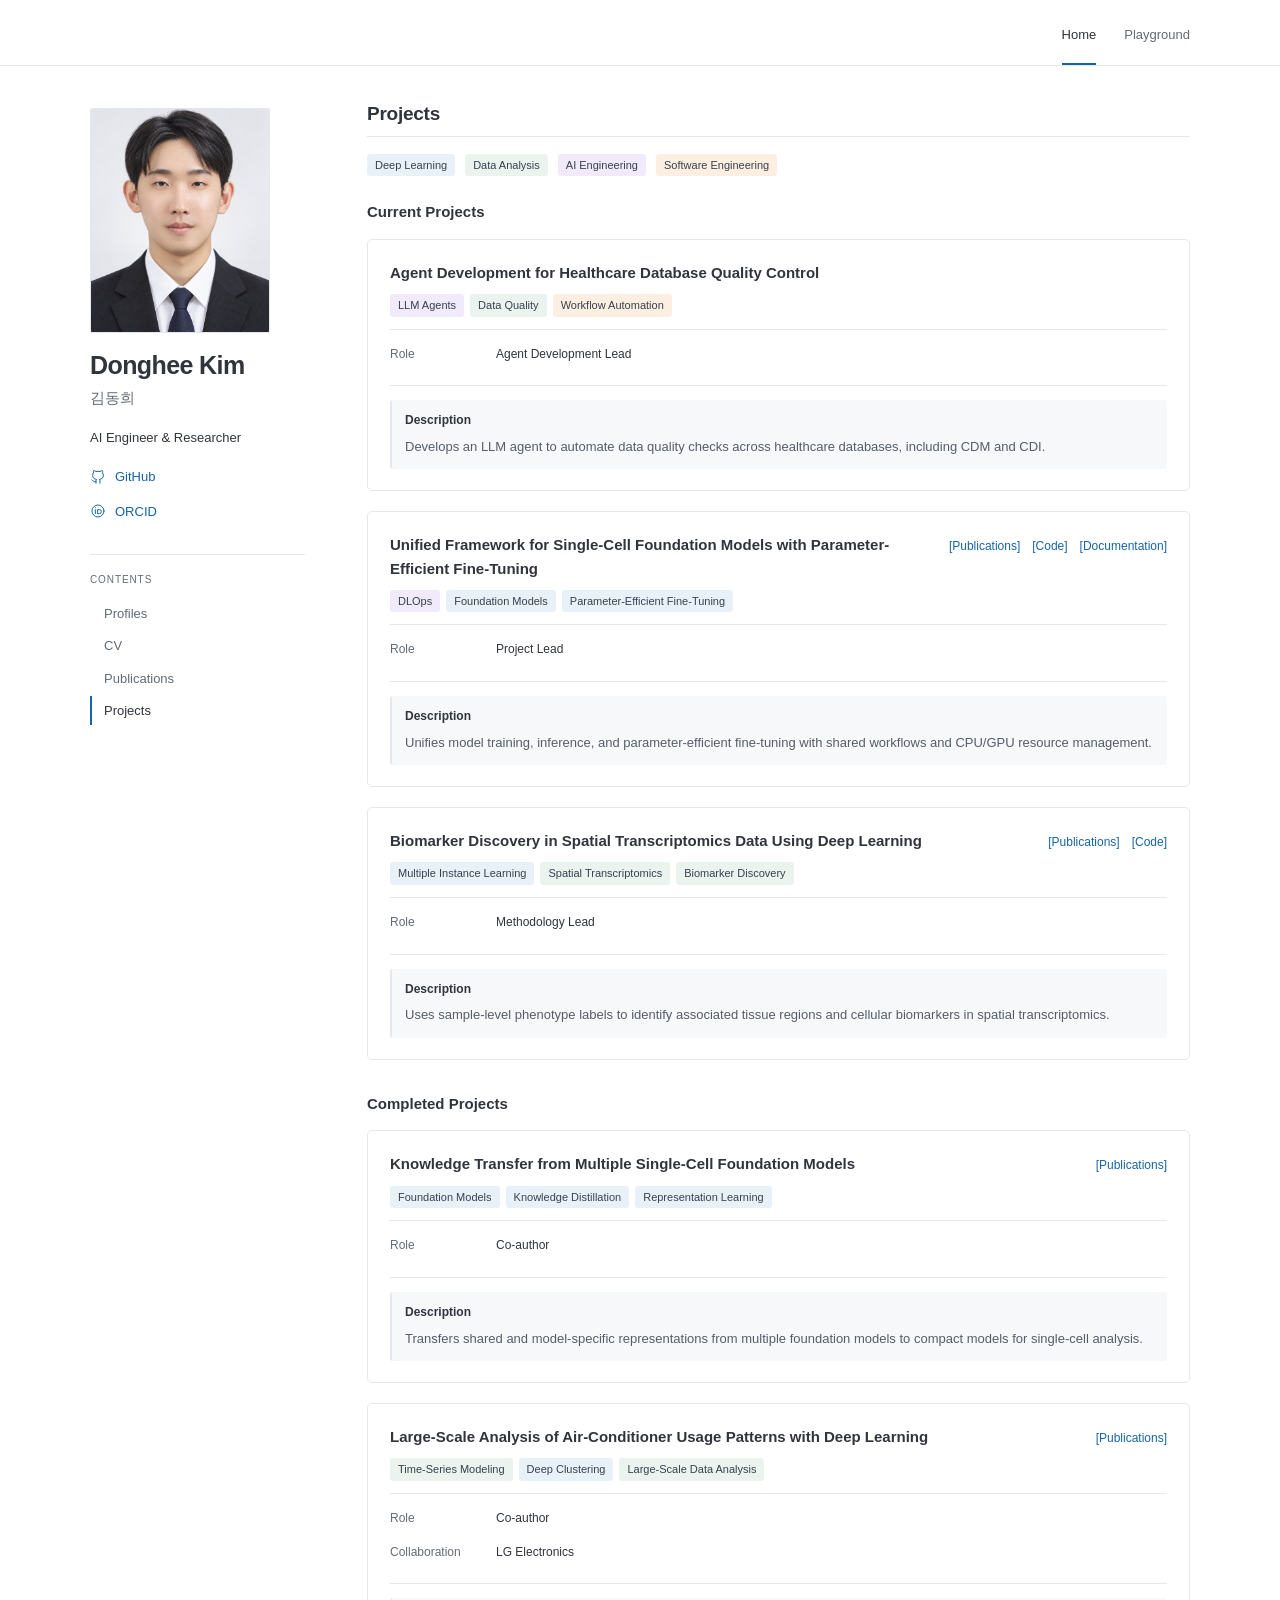
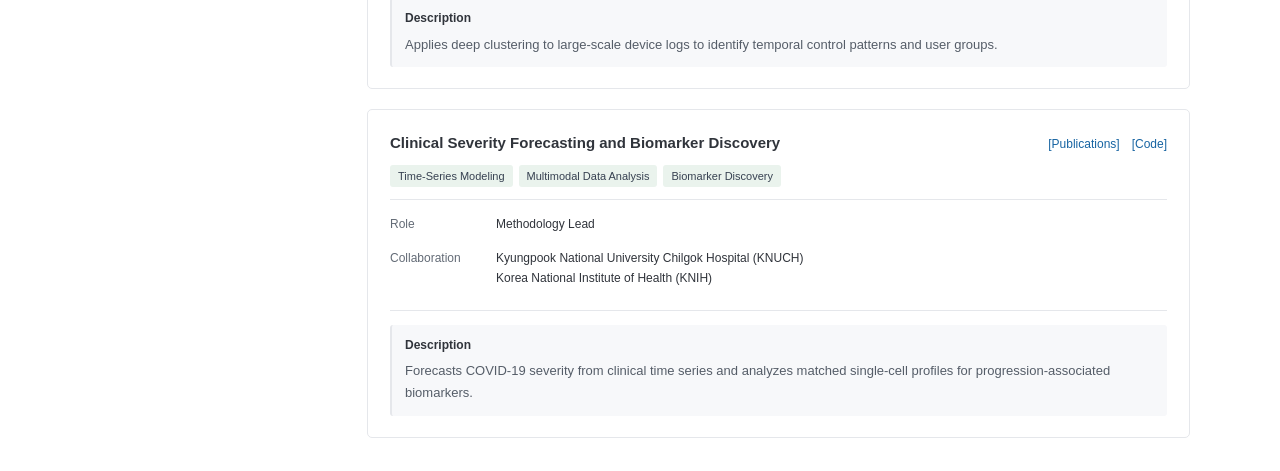
<file: work/scunify.html>
<!DOCTYPE html>
<html lang="en">
<head>
  <meta charset="utf-8">
  <meta name="viewport" content="width=device-width, initial-scale=1">
  <meta name="robots" content="noindex, nofollow, noarchive">
  <title>Donghee Kim</title>
  <meta http-equiv="refresh" content="0; url=../projects.html#scunify">
</head>
<body><p>Continue to <a href="../projects.html#scunify">Donghee Kim’s website</a>.</p></body>
</html>
</file>
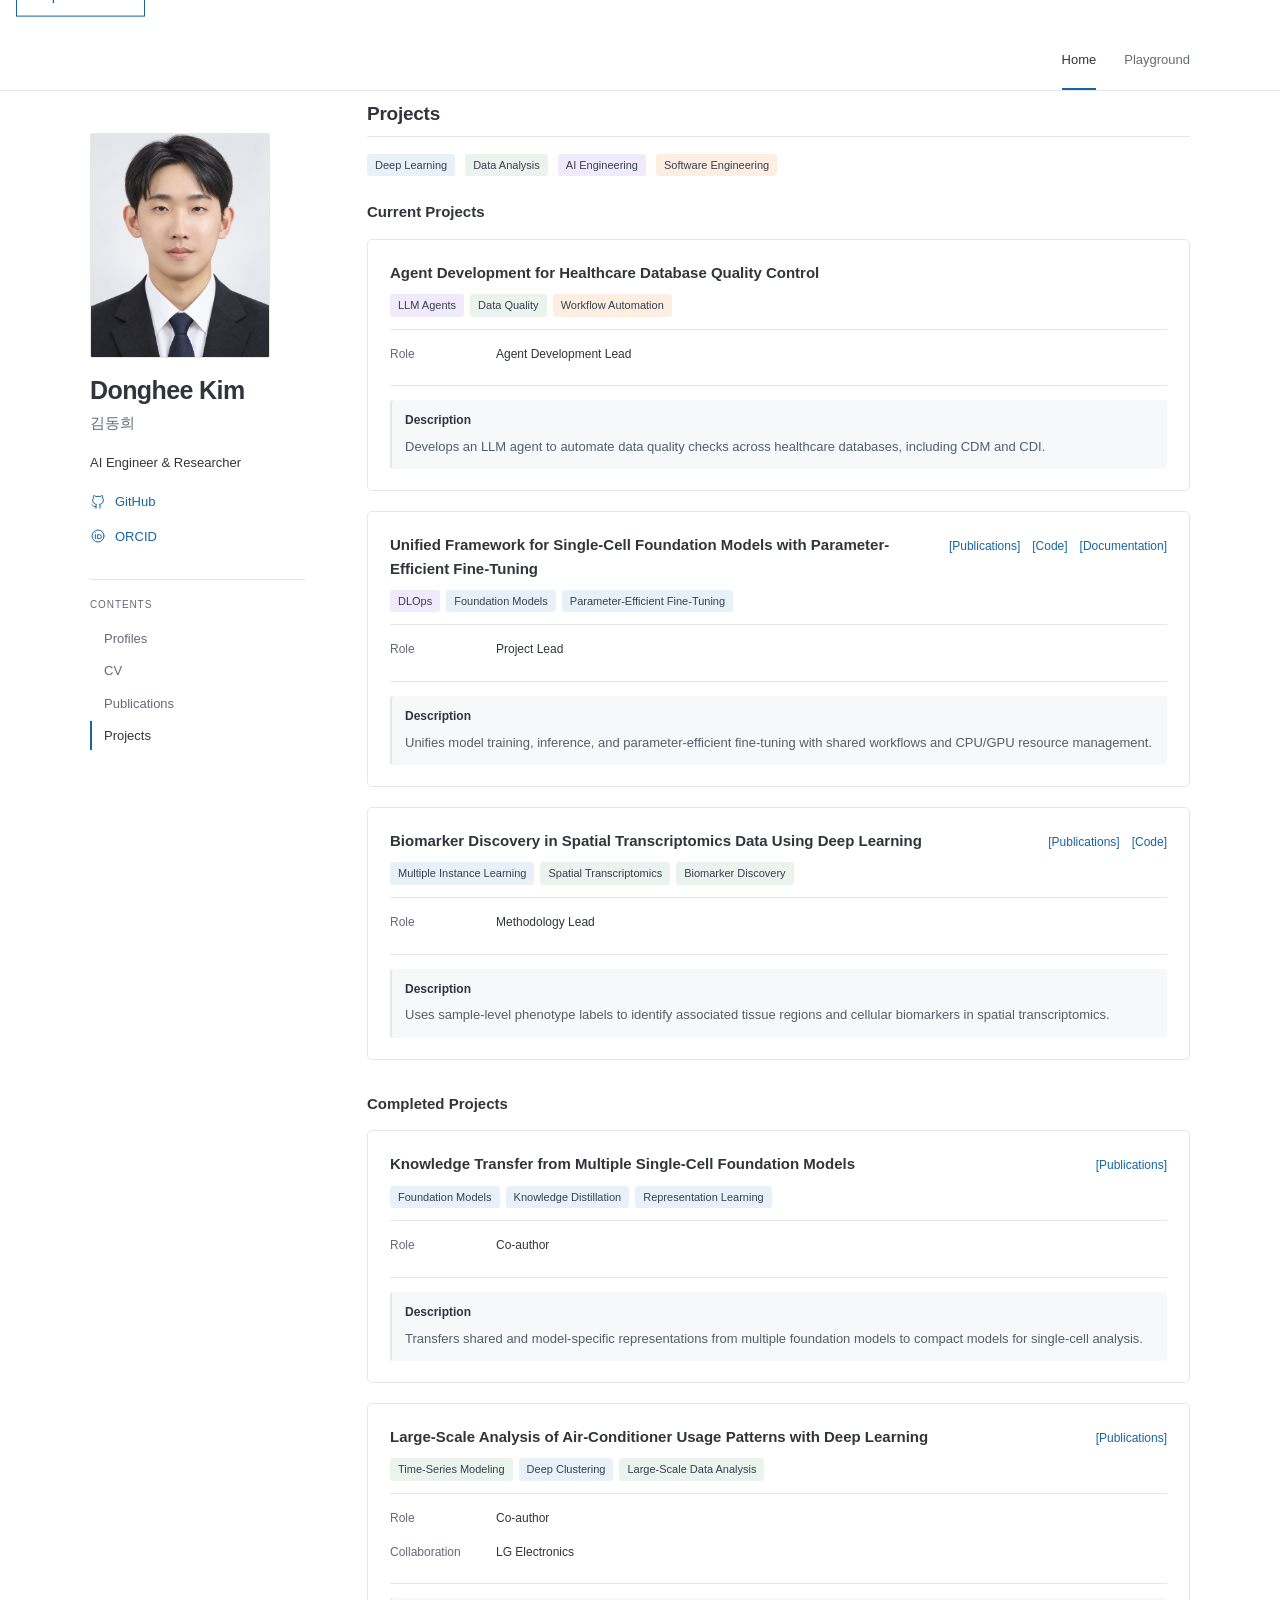
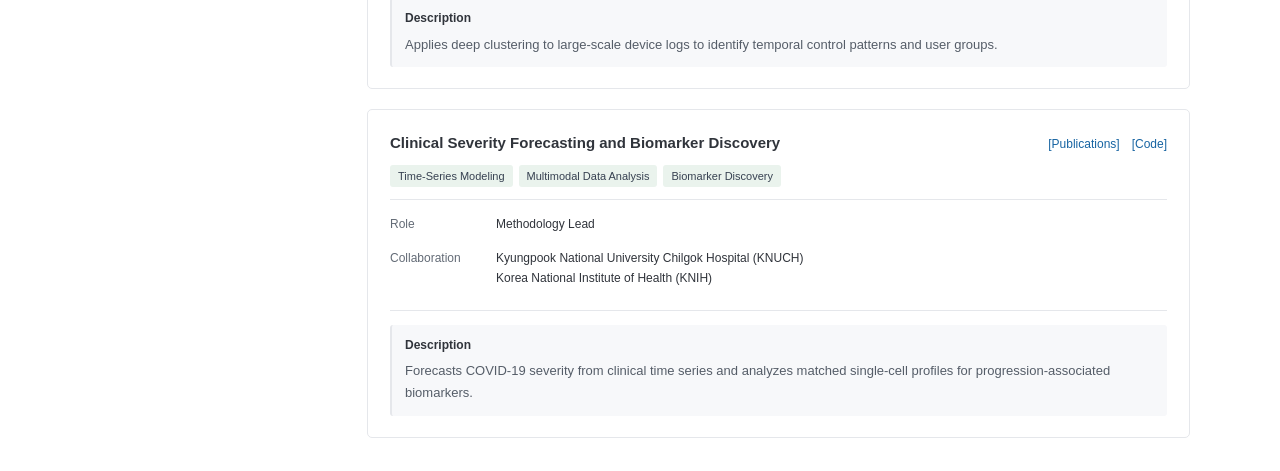
<file: work/sphot.html>
<!DOCTYPE html>
<html lang="en">
<head>
  <meta charset="utf-8">
  <meta name="viewport" content="width=device-width, initial-scale=1">
  <meta name="robots" content="noindex, nofollow, noarchive">
  <title>Donghee Kim</title>
  <meta http-equiv="refresh" content="0; url=../projects.html#sphot">
</head>
<body><p>Continue to <a href="../projects.html#sphot">Donghee Kim’s website</a>.</p></body>
</html>
</file>
<file: styles.css>
:root { --text:#30343b; --muted:#636b76; --link:#1764a2; --line:#e5e7eb; --width:1100px; }
* { box-sizing:border-box; }
html { scroll-behavior:smooth; scroll-padding-top:86px; }
body { margin:0; background:#fff; color:var(--text); font-family:-apple-system,BlinkMacSystemFont,"Segoe UI",Arial,"Noto Sans KR",sans-serif; font-size:15px; line-height:1.65; -webkit-font-smoothing:antialiased; }
a { color:var(--link); text-decoration:none; text-underline-offset:3px; }
a:hover { text-decoration:underline; }
a:focus-visible { outline:2px solid var(--link); outline-offset:4px; }
p,h1,h2,h3,h4,h5,ul,ol { margin:0; }
strong { font-weight:600; }
.skip-link { position:fixed; z-index:30; left:16px; top:10px; padding:8px 14px; background:#fff; border:1px solid var(--link); transform:translateY(-160%); }
.skip-link:focus { transform:translateY(0); }
.site-header { position:sticky; top:0; z-index:10; background:rgba(255,255,255,.98); border-bottom:1px solid var(--line); }
.navigation { width:min(var(--width),calc(100% - 64px)); min-height:58px; margin:auto; display:flex; align-items:stretch; justify-content:flex-end; gap:28px; font-size:13px; }
.navigation a { display:flex; align-items:center; padding-block:16px; color:var(--muted); border-bottom:2px solid transparent; }
.navigation a:hover { color:var(--link); text-decoration:none; }
.navigation a[aria-current] { color:var(--text); border-bottom-color:var(--link); font-weight:500; }
.academic-layout { display:grid; grid-template-columns:215px minmax(0,1fr); gap:62px; width:min(var(--width),calc(100% - 64px)); margin:42px auto 0; }
.profile { position:sticky; top:98px; align-self:start; padding-top:3px; }
.profile-photo { display:block; width:180px; height:225px; object-fit:cover; border:1px solid var(--line); border-radius:2px; margin-bottom:17px; }
.profile h1 { font-size:25px; line-height:1.2; font-weight:600; letter-spacing:-.6px; }
.name-ko { color:var(--muted); font-size:15px; margin-top:6px; }
.profile-role { margin-top:16px; font-size:13px; font-weight:400; }
.profile-links { list-style:none; padding:0; margin:18px 0 0; }
.profile-links li { margin:8px 0; }
.profile-links a { display:inline-flex; align-items:center; gap:9px; font-size:13px; }
.profile-links svg { width:16px; height:16px; fill:none; stroke:currentColor; stroke-width:1.5; stroke-linecap:round; stroke-linejoin:round; }
.contents-nav { margin-top:27px; border-top:1px solid var(--line); padding-top:17px; }
.contents-label { font-size:10px; font-weight:400; letter-spacing:.09em; text-transform:uppercase; color:var(--muted); margin-bottom:10px; }
.contents-nav ul { list-style:none; padding:0; }
.contents-nav li { margin:3px 0; }
.contents-nav a { display:block; padding:4px 0 4px 12px; border-left:2px solid transparent; font-size:13px; color:var(--muted); }
.contents-nav a:hover { color:var(--link); text-decoration:none; }
.contents-nav a[aria-current="page"] { border-left-color:var(--link); color:var(--text); font-weight:500; }
main { min-width:0; min-height:calc(100svh - 101px); display:flex; flex-direction:column; }
main:focus { outline:none; }
main section { margin-bottom:33px; }
h2 { font-size:19px; line-height:1.4; font-weight:600; letter-spacing:-.25px; border-bottom:1px solid var(--line); padding-bottom:8px; margin-bottom:17px; }
.profile-overview { display:grid; grid-template-columns:minmax(0,1fr); gap:28px; margin-bottom:33px; }
.profile-overview #profiles { margin-bottom:0; }
.profile-portrait { margin:0; border:1px solid var(--line); background:#f5f6f7; }
.profile-portrait img { display:block; width:100%; height:auto; aspect-ratio:16 / 9; object-fit:contain; }
.award-list { margin:0; padding-left:18px; font-size:14px; }
.award-list li { margin:10px 0; }
.award-entry { display:grid; grid-template-columns:minmax(0,1fr) auto; align-items:baseline; gap:16px; }
.section-heading { display:flex; align-items:baseline; justify-content:space-between; gap:16px; border-bottom:1px solid var(--line); margin-bottom:18px; padding-bottom:8px; }
.section-heading h2 { border:0; margin:0; padding:0; }
.section-note { color:var(--muted); font-size:11px; }
.publication-type { display:inline-block; padding:2px 7px; border-radius:3px; color:#374151; font-size:11px; font-weight:600; line-height:1.5; margin-bottom:6px; }
.publication-type-journal { background-color:#e9f1f8; }
.publication-type-conference { background-color:#eaf3ed; }
.publication-type-preprint { background-color:#fbf1df; }
.publication-list { padding:0; list-style:none; margin-bottom:22px; }
.publication { margin-bottom:21px; }
.publication:last-child { margin-bottom:0; }
.publication-heading { display:grid; grid-template-columns:minmax(0,1fr) 40px; gap:20px; align-items:baseline; }
.publication h3 { font-size:15px; font-weight:600; line-height:1.5; }
.publication h3 a { color:#2d333c; }
.publication h3 a:hover { color:var(--link); }
.publication time { font-size:12px; color:var(--muted); text-align:right; font-variant-numeric:tabular-nums; }
.authors { margin-top:4px; font-size:13px; color:#555d68; }
.authors strong { color:var(--text); text-decoration:underline; text-decoration-color:#9198a1; text-underline-offset:2px; }
.venue { margin-top:2px; font-size:13px; color:#555d68; }
.paper-links { display:flex; flex-wrap:wrap; gap:13px; margin-top:4px; font-size:12px; }
.cv-entry { margin-bottom:19px; }
.entry-heading { display:flex; align-items:baseline; justify-content:space-between; gap:22px; }
.entry-heading :is(h3,h4) { font-size:15px; font-weight:600; line-height:1.55; }
.entry-date { flex-shrink:0; font-size:12px; color:var(--muted); font-variant-numeric:tabular-nums; }
.cv-entry p { font-size:14px; margin-top:3px; }
.cv-entry .entry-detail { font-size:13px; color:var(--muted); }
.cv-entry .entry-role { color:var(--muted); font-size:13px; font-weight:400; }
.entry-periods { flex-shrink:0; display:flex; flex-direction:column; text-align:right; }
#appointment .entry-heading { flex-wrap:wrap; gap:3px 22px; }
.experience-description { flex:1 1 360px; min-width:0; }
.keyword-legend,.project-keywords { display:flex; flex-wrap:wrap; gap:6px; padding:0; list-style:none; }
.keyword-legend { margin-bottom:24px; gap:6px 10px; }
.project-keywords { margin:10px 0 8px; padding-bottom:12px; border-bottom:1px solid var(--line); }
.keyword { display:inline-block; max-width:100%; padding:3px 8px; border-radius:3px; color:#374151; font-size:11px; font-weight:500; line-height:1.5; overflow-wrap:anywhere; }
.keyword-dl { background-color:#e9f1f8; }
.keyword-analysis { background-color:#eaf3ed; }
.keyword-ai { background-color:#f0eafa; }
.keyword-software { background-color:#fceee1; }
.project-grid { display:grid; grid-template-columns:minmax(0,1fr); gap:20px; }
.project-group { margin-bottom:32px; }
.project-group:last-child { margin-bottom:0; }
.project-group-heading { font-size:15px; font-weight:600; margin-bottom:14px; }
.project-entry { min-width:0; padding:21px 22px; border:1px solid var(--line); border-radius:5px; background:#fff; }
.project-heading { display:flex; flex-wrap:wrap; align-items:baseline; gap:6px 18px; }
.project-heading h4 { flex:1 1 360px; min-width:0; font-size:15px; font-weight:600; line-height:1.55; }
.project-entry p { font-size:13px; line-height:1.7; color:#555d68; }
.project-divider { margin:14px 0; border:0; border-top:1px solid var(--line); }
.project-entry .project-description { margin:0; padding:11px 13px; border-left:2px solid var(--line); border-radius:3px; background:#f7f8fa; }
.project-description-label { display:block; margin-bottom:5px; color:var(--text); font-size:12px; font-weight:600; }
.project-meta { margin:0; font-size:12px; line-height:1.65; }
.project-meta-row { display:grid; grid-template-columns:94px minmax(0,1fr); gap:12px; padding:7px 0; }
.project-meta dt { color:var(--muted); font-weight:500; }
.project-meta dd { min-width:0; margin:0; }
.project-meta dd span { display:block; }
.project-links { display:flex; flex-wrap:wrap; justify-content:flex-end; gap:6px 12px; max-width:100%; margin:0 0 0 auto; }
.project-entry a { font-size:12px; white-space:nowrap; }
.playground-layout { display:block; min-height:0; width:min(var(--width),calc(100% - 64px)); margin:42px auto 40px; }
.playground-title { font-size:22px; font-weight:600; line-height:1.4; letter-spacing:-.3px; margin-bottom:24px; }
.playground-card { border:1px solid var(--line); border-radius:6px; background:#fff; }
.playground-card summary { display:grid; grid-template-columns:minmax(0,1fr) 32px; align-items:center; gap:20px; padding:22px 24px; cursor:pointer; list-style:none; border-radius:6px; background:#fafbfc; }
.playground-card summary::-webkit-details-marker { display:none; }
.playground-card summary:focus-visible { outline:2px solid var(--link); outline-offset:4px; }
.playground-card[open] summary { border-radius:6px 6px 0 0; border-bottom:1px solid var(--line); }
.playground-category-label { min-width:0; }
.playground-category-title { margin:0; padding:0; border:0; font-size:18px; font-weight:600; line-height:1.4; letter-spacing:-.25px; }
.playground-category-count { display:block; margin-top:4px; font-size:12px; color:var(--muted); }
.playground-category-arrow { display:flex; align-items:center; justify-content:center; width:32px; height:32px; color:var(--link); }
.playground-category-arrow svg { width:16px; height:16px; stroke:currentColor; stroke-width:1.5; stroke-linecap:round; stroke-linejoin:round; }
.playground-card summary:hover .playground-category-title { color:var(--link); }
.playground-card[open] .playground-category-arrow svg { transform:rotate(90deg); }
.playground-projects { list-style:none; padding:0 24px; }
.playground-projects li { display:grid; grid-template-columns:minmax(0,1fr) auto; gap:4px 24px; padding:20px 0; border-top:1px solid var(--line); overflow-wrap:anywhere; }
.playground-projects li:first-child { border-top:0; }
.playground-projects h3 { font-size:14px; font-weight:600; line-height:1.5; }
.playground-projects p { grid-column:1; color:#555d68; font-size:12px; line-height:1.6; }
.playground-project-meta { grid-column:2; grid-row:1 / 3; display:flex; flex-wrap:wrap; align-items:center; justify-content:flex-end; gap:6px 10px; font-size:11px; line-height:1.5; }
.playground-github-pending { color:var(--muted); }
.playground-planning { padding:2px 6px; border-radius:3px; background:#fbf1df; color:#665231; }
@media(max-width:1000px) {
  .academic-layout { grid-template-columns:185px minmax(0,1fr); gap:36px; }
  .profile h1 { font-size:24px; }
  .entry-heading { gap:14px; }
}
@media(max-width:760px) {
  html { scroll-padding-top:74px; }
  .navigation { min-height:52px; gap:25px; }
  .navigation a { padding-block:13px; }
  .academic-layout { display:block; margin-top:28px; }
  .playground-layout { margin-top:28px; }
  .playground-projects li { grid-template-columns:minmax(0,1fr); }
  .playground-project-meta { grid-column:1; grid-row:auto; justify-content:flex-start; margin-top:4px; }
  .profile { position:static; padding:0 0 22px; border-bottom:1px solid var(--line); margin-bottom:26px; }
  .profile-photo { width:128px; height:160px; margin-bottom:13px; }
  .profile h1 { display:inline; font-size:26px; }
  .name-ko { display:inline; margin-left:10px; font-size:14px; }
  .profile-role { margin-top:12px; }
  .profile-links { display:flex; gap:23px; margin:14px 0 0; }
  .profile-links li { margin:0; }
  .contents-nav { margin-top:20px; padding-top:14px; }
  .contents-label { margin-bottom:7px; }
  .contents-nav ul { display:flex; flex-wrap:wrap; gap:4px 20px; }
  .contents-nav li { margin:0; }
  .contents-nav a { padding:3px 0; border-left:0; border-bottom:1px solid transparent; font-size:12px; }
  .contents-nav a[aria-current="page"] { border-bottom-color:var(--link); }
  main { min-height:calc(100svh - 320px); }
  .entry-heading { align-items:flex-start; }
  .entry-date { padding-top:3px; }
}
@media(max-width:480px) {
  body { font-size:14px; }
  .navigation,.academic-layout { width:calc(100% - 36px); }
  .playground-layout { width:calc(100% - 36px); margin:23px auto 28px; }
  .playground-title { font-size:20px; margin-bottom:20px; }
  .playground-card summary { padding:18px; }
  .playground-projects { padding:0 18px; }
  .academic-layout { margin-top:23px; }
  .profile-overview { gap:22px; margin-bottom:29px; }
  .project-entry { padding:18px; }
  .project-meta-row { grid-template-columns:84px minmax(0,1fr); gap:10px; }
  h2 { font-size:18px; }
  main section { margin-bottom:29px; }
  .publication-heading { grid-template-columns:minmax(0,1fr) 32px; gap:11px; }
  .publication h3 { font-size:14px; }
  .publication time { font-size:11px; }
  .authors,.venue { font-size:12px; }
  .publication { margin-bottom:21px; }
  .paper-links { font-size:12px; gap:11px; margin-top:6px; }
  .entry-heading { flex-wrap:wrap; gap:1px 12px; }
  .entry-heading :is(h3,h4) { font-size:14px; }
  .entry-date { padding:0; font-size:11px; }
  .entry-periods { text-align:left; }
  .cv-entry p { font-size:13px; }
  .cv-entry .entry-detail { font-size:12px; }
  .cv-entry .entry-role { font-size:12px; }
  .section-note { font-size:10px; }
}
@media(prefers-reduced-motion:reduce) { html { scroll-behavior:auto; } }
@media(min-width:761px) and (max-height:650px) { .profile { position:static; } }
@media print {
  @page { size:A4; margin:16mm 17mm; }
  body { font-size:10pt; line-height:1.5; }
  .site-header,.skip-link,.contents-nav { display:none; }
  .academic-layout { display:block; width:100%; margin:0; }
  main { display:block; min-height:0; }
  .profile { position:static; border-bottom:1px solid #ccc; padding-bottom:10pt; margin-bottom:15pt; }
  .profile-photo { width:80px; height:100px; margin-bottom:8pt; }
  .profile h1 { display:inline; font-size:21pt; }
  .name-ko { display:inline; margin-left:10pt; font-size:10pt; }
  .profile-role { margin-top:6pt; }
  .profile-links { display:flex; gap:16pt; margin:6pt 0 0; }
  .profile-links li { margin:0; }
  h2 { font-size:12pt; break-after:avoid; }
  .publication,.cv-entry,.project-entry { break-inside:avoid; }
  .project-grid { display:block; }
  .project-card { margin-bottom:12pt; }
  main section { margin-bottom:16pt; }
  a { color:inherit; }
}
</file>
